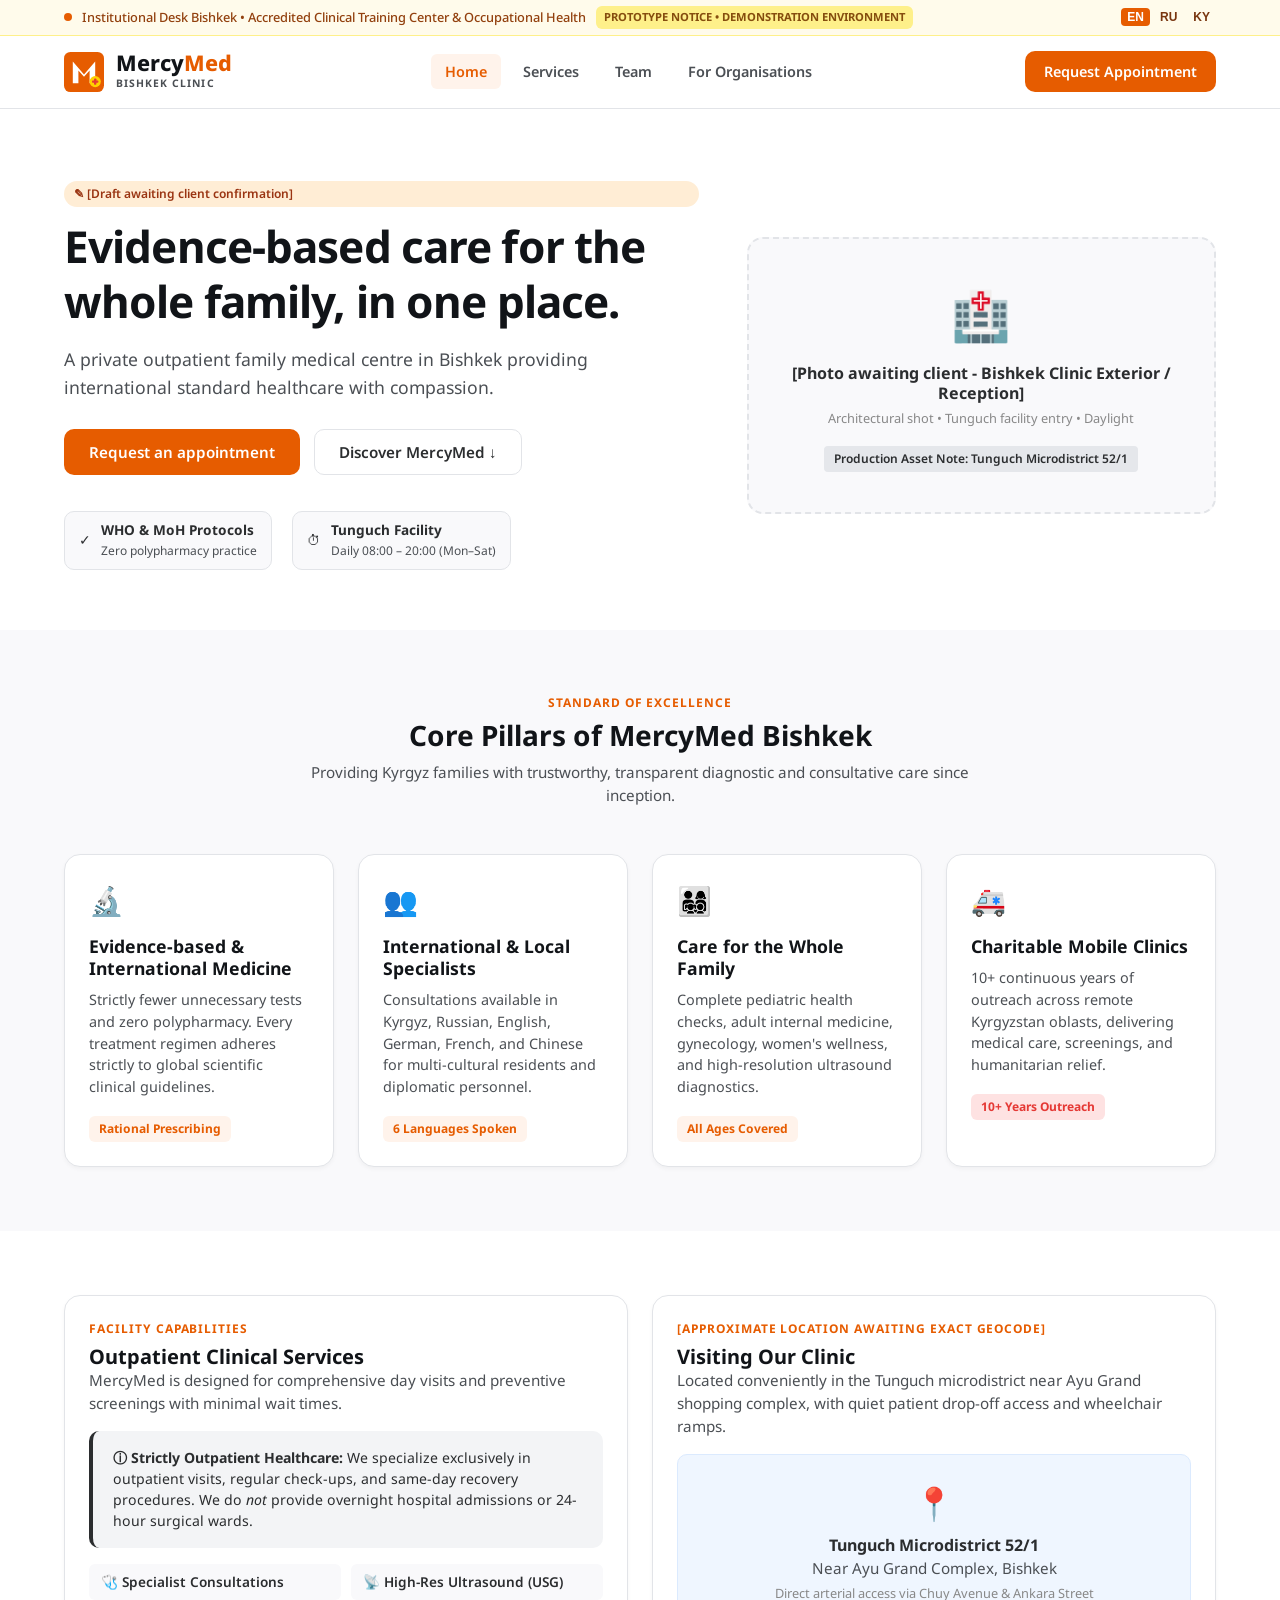
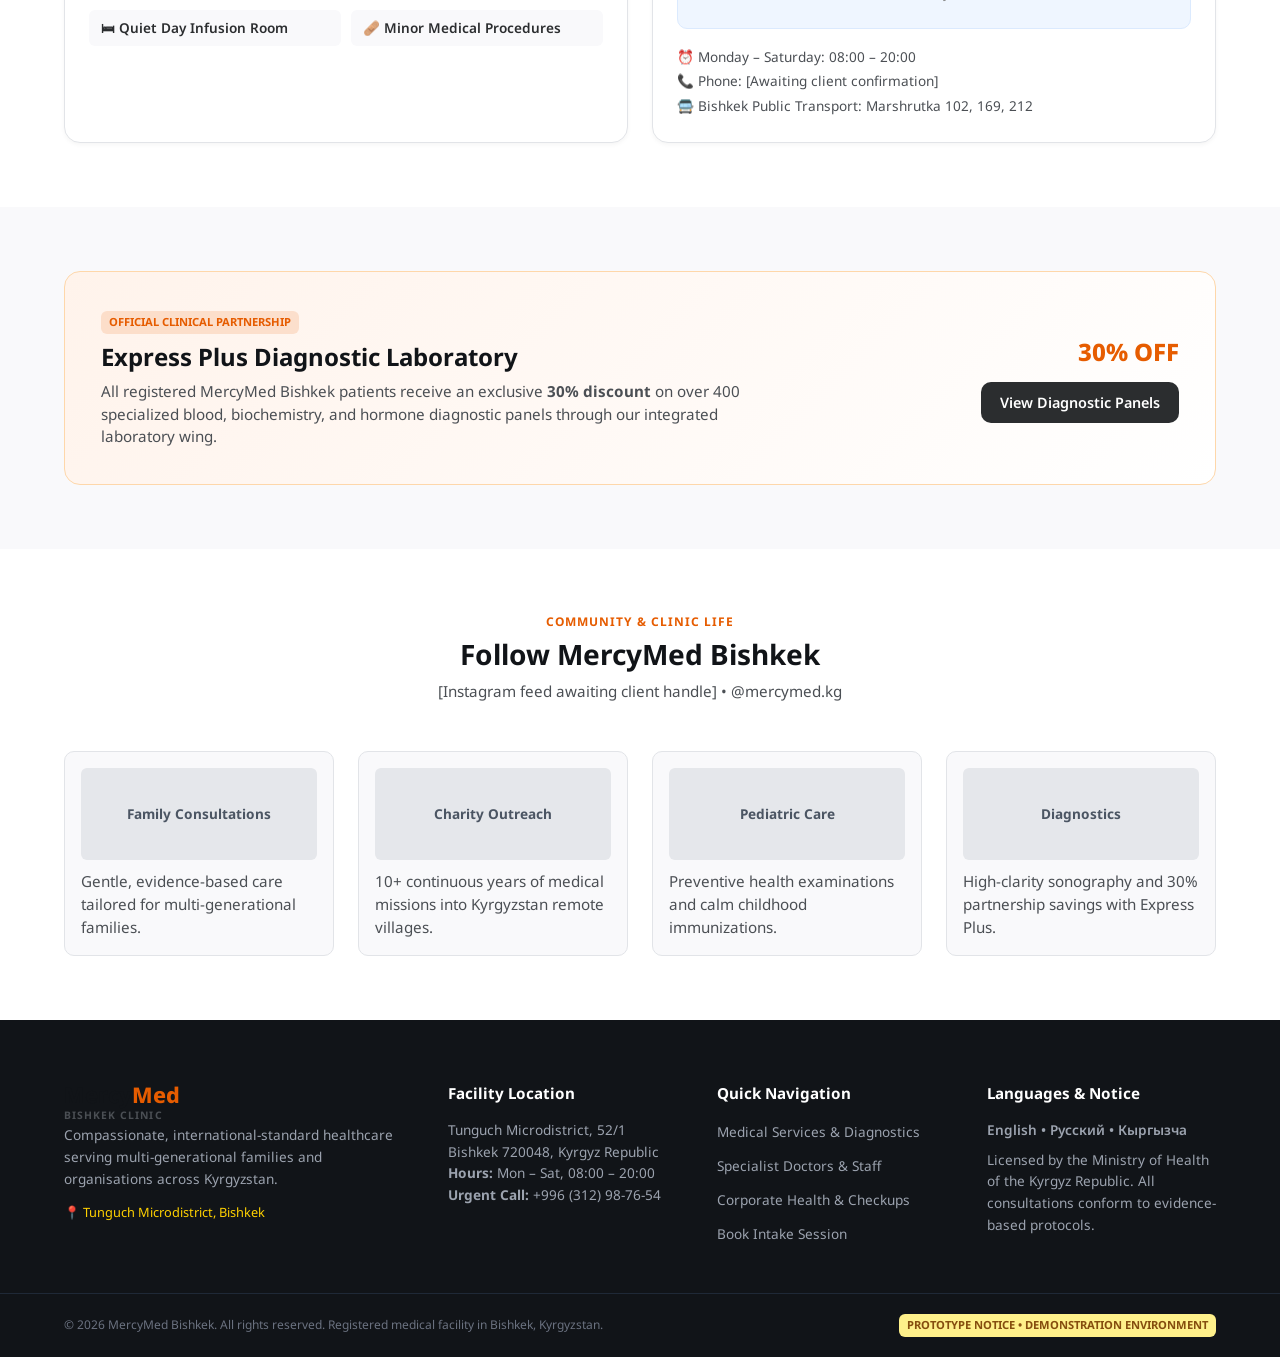
<file: hw6/index.html>
<!DOCTYPE html>
<html lang="en">
<head>
  <meta charset="UTF-8" />
  <meta name="viewport" content="width=device-width, initial-scale=1.0" />
  <title>MercyMed Bishkek Clinic — Evidence-based Family Medicine</title>
  
  <!-- Noto Sans with extended Cyrillic (for Kyrgyz ү, ө, ң) -->
  <link rel="preconnect" href="https://fonts.googleapis.com" />
  <link rel="preconnect" href="https://fonts.gstatic.com" crossorigin />
  <link href="https://fonts.googleapis.com/css2?family=Noto+Sans:wght@300;400;500;600;700;800&display=swap" rel="stylesheet" />
  
  <link rel="stylesheet" href="styles.css" />
</head>
<body>

  <!-- Top Notification & Language Bar -->
  <div class="top-banner">
    <div class="container banner-inner">
      <div class="banner-status">
        <span class="pulse-dot"></span>
        <span>Institutional Desk Bishkek • Accredited Clinical Training Center &amp; Occupational Health</span>
        <span class="badge warning-badge">Prototype Notice • Demonstration Environment</span>
      </div>
      <div class="lang-switcher">
        <button class="lang-btn active" data-lang="en">EN</button>
        <button class="lang-btn" data-lang="ru">RU</button>
        <button class="lang-btn" data-lang="ky">KY</button>
      </div>
    </div>
  </div>

  <!-- Persistent Desktop Header -->
  <header class="site-header">
    <div class="container header-inner">
      <a href="#home" class="brand-logo" onclick="switchTab('home')">
        <svg class="logo-mark" viewBox="0 0 100 100" fill="none" xmlns="http://www.w3.org/2000/svg">
          <rect width="100" height="100" rx="16" fill="#E65C00"/>
          <path d="M22 78V24L50 56L78 24V78H64V46L50 62L36 46V78H22Z" fill="white"/>
          <circle cx="78" cy="74" r="14" fill="#FFD100"/>
          <rect x="75" y="66" width="6" height="16" rx="2" fill="#E53935"/>
          <rect x="70" y="71" width="16" height="6" rx="2" fill="#E53935"/>
        </svg>
        <div class="brand-text">
          <span class="brand-name">Mercy<span class="brand-accent">Med</span></span>
          <span class="brand-subtitle">Bishkek Clinic</span>
        </div>
      </a>

      <!-- Primary Navigation -->
      <nav class="main-nav">
        <button class="nav-link active" onclick="switchTab('home')">Home</button>
        <button class="nav-link" onclick="switchTab('services')">Services</button>
        <button class="nav-link" onclick="switchTab('team')">Team</button>
        <button class="nav-link" onclick="switchTab('organisations')">For Organisations</button>
      </nav>

      <div class="header-actions">
        <button class="btn btn-primary" onclick="openAppointmentModal()">Request Appointment</button>
      </div>
    </div>
  </header>

  <!-- ======================================================== -->
  <!-- PAGE 1: HOME (PRD R1) -->
  <!-- ======================================================== -->
  <main id="view-home" class="page-view active">
    <!-- Hero Section -->
    <section class="hero-section">
      <div class="container hero-grid">
        <div class="hero-copy">
          <div class="inline-badge draft-badge">
            <span class="icon">✎</span> [Draft awaiting client confirmation]
          </div>
          <h1 class="hero-title">Evidence-based care for the whole family, in one place.</h1>
          <p class="hero-desc">
            A private outpatient family medical centre in Bishkek providing international standard healthcare with compassion.
          </p>
          <div class="hero-cta-group">
            <button class="btn btn-primary btn-large" onclick="openAppointmentModal()">Request an appointment</button>
            <button class="btn btn-outline btn-large" onclick="switchTab('services')">Discover MercyMed ↓</button>
          </div>
          <div class="trust-pills">
            <div class="trust-pill">
              <span class="check">✓</span>
              <div>
                <strong>WHO &amp; MoH Protocols</strong>
                <small>Zero polypharmacy practice</small>
              </div>
            </div>
            <div class="trust-pill">
              <span class="clock">⏱</span>
              <div>
                <strong>Tunguch Facility</strong>
                <small>Daily 08:00 – 20:00 (Mon–Sat)</small>
              </div>
            </div>
          </div>
        </div>

        <div class="hero-media">
          <div class="media-placeholder-card">
            <div class="placeholder-icon">🏥</div>
            <h4>[Photo awaiting client - Bishkek Clinic Exterior / Reception]</h4>
            <p class="meta">Architectural shot • Tunguch facility entry • Daylight</p>
            <div class="asset-tag">Production Asset Note: Tunguch Microdistrict 52/1</div>
          </div>
        </div>
      </div>
    </section>

    <!-- Core Pillars Grid -->
    <section class="section bg-light">
      <div class="container">
        <div class="section-header">
          <span class="subheading">Standard of Excellence</span>
          <h2>Core Pillars of MercyMed Bishkek</h2>
          <p>Providing Kyrgyz families with trustworthy, transparent diagnostic and consultative care since inception.</p>
        </div>

        <div class="grid grid-4">
          <div class="card pillar-card">
            <div class="card-icon">🔬</div>
            <h3>Evidence-based &amp; International Medicine</h3>
            <p>Strictly fewer unnecessary tests and zero polypharmacy. Every treatment regimen adheres strictly to global scientific clinical guidelines.</p>
            <span class="tag">Rational Prescribing</span>
          </div>
          <div class="card pillar-card">
            <div class="card-icon">👥</div>
            <h3>International &amp; Local Specialists</h3>
            <p>Consultations available in Kyrgyz, Russian, English, German, French, and Chinese for multi-cultural residents and diplomatic personnel.</p>
            <span class="tag">6 Languages Spoken</span>
          </div>
          <div class="card pillar-card">
            <div class="card-icon">👨‍👩‍👧‍👦</div>
            <h3>Care for the Whole Family</h3>
            <p>Complete pediatric health checks, adult internal medicine, gynecology, women's wellness, and high-resolution ultrasound diagnostics.</p>
            <span class="tag">All Ages Covered</span>
          </div>
          <div class="card pillar-card">
            <div class="card-icon">🚑</div>
            <h3>Charitable Mobile Clinics</h3>
            <p>10+ continuous years of outreach across remote Kyrgyzstan oblasts, delivering medical care, screenings, and humanitarian relief.</p>
            <span class="tag highlight-tag">10+ Years Outreach</span>
          </div>
        </div>
      </div>
    </section>

    <!-- Outpatient Scope & Location -->
    <section class="section">
      <div class="container grid grid-2">
        <div class="card info-box">
          <span class="subheading">Facility Capabilities</span>
          <h3>Outpatient Clinical Services</h3>
          <p>MercyMed is designed for comprehensive day visits and preventive screenings with minimal wait times.</p>
          
          <div class="alert-box neutral-alert">
            <strong>ⓘ Strictly Outpatient Healthcare:</strong>
            We specialize exclusively in outpatient visits, regular check-ups, and same-day recovery procedures. We do <em>not</em> provide overnight hospital admissions or 24-hour surgical wards.
          </div>

          <div class="spec-grid">
            <div class="spec-item">🩺 Specialist Consultations</div>
            <div class="spec-item">📡 High-Res Ultrasound (USG)</div>
            <div class="spec-item">🛏 Quiet Day Infusion Room</div>
            <div class="spec-item">🩹 Minor Medical Procedures</div>
          </div>
        </div>

        <div class="card info-box">
          <span class="subheading">[Approximate location awaiting exact geocode]</span>
          <h3>Visiting Our Clinic</h3>
          <p>Located conveniently in the Tunguch microdistrict near Ayu Grand shopping complex, with quiet patient drop-off access and wheelchair ramps.</p>
          <div class="map-placeholder">
            <div class="map-pin">📍</div>
            <strong>Tunguch Microdistrict 52/1</strong>
            <p>Near Ayu Grand Complex, Bishkek</p>
            <span class="meta">Direct arterial access via Chuy Avenue &amp; Ankara Street</span>
          </div>
          <ul class="meta-list">
            <li>⏰ Monday – Saturday: 08:00 – 20:00</li>
            <li>📞 Phone: [Awaiting client confirmation]</li>
            <li>🚍 Bishkek Public Transport: Marshrutka 102, 169, 212</li>
          </ul>
        </div>
      </div>
    </section>

    <!-- Express Plus Laboratory Banner -->
    <section class="section bg-light">
      <div class="container">
        <div class="promo-banner">
          <div class="promo-content">
            <span class="badge partner-badge">Official Clinical Partnership</span>
            <h3>Express Plus Diagnostic Laboratory</h3>
            <p>All registered MercyMed Bishkek patients receive an exclusive <strong>30% discount</strong> on over 400 specialized blood, biochemistry, and hormone diagnostic panels through our integrated laboratory wing.</p>
          </div>
          <div class="promo-action">
            <div class="discount-pill">30% OFF</div>
            <button class="btn btn-dark" onclick="switchTab('services')">View Diagnostic Panels</button>
          </div>
        </div>
      </div>
    </section>

    <!-- Instagram Placeholder (PRD Section 3 & 7) -->
    <section class="section">
      <div class="container">
        <div class="section-header">
          <span class="subheading">Community &amp; Clinic Life</span>
          <h2>Follow MercyMed Bishkek</h2>
          <p>[Instagram feed awaiting client handle] • @mercymed.kg</p>
        </div>
        <div class="grid grid-4 instagram-grid">
          <div class="insta-card">
            <div class="placeholder-box">Family Consultations</div>
            <p>Gentle, evidence-based care tailored for multi-generational families.</p>
          </div>
          <div class="insta-card">
            <div class="placeholder-box">Charity Outreach</div>
            <p>10+ continuous years of medical missions into Kyrgyzstan remote villages.</p>
          </div>
          <div class="insta-card">
            <div class="placeholder-box">Pediatric Care</div>
            <p>Preventive health examinations and calm childhood immunizations.</p>
          </div>
          <div class="insta-card">
            <div class="placeholder-box">Diagnostics</div>
            <p>High-clarity sonography and 30% partnership savings with Express Plus.</p>
          </div>
        </div>
      </div>
    </section>
  </main>

  <!-- ======================================================== -->
  <!-- PAGE 2: SERVICES (PRD R4) -->
  <!-- ======================================================== -->
  <main id="view-services" class="page-view">
    <section class="hero-section hero-compact">
      <div class="container">
        <span class="subheading">Clinical Care Index • Bishkek</span>
        <h1>Medical Services &amp; Consultations</h1>
        <p>Outpatient clinical services in Bishkek based on evidence-based medicine and international clinical guidelines. Multilingual care engineered for patient safety, multi-generational clarity, and dignified healing.</p>
      </div>
    </section>

    <section class="section">
      <div class="container">
        <div class="section-header">
          <span class="subheading">Primary &amp; Subspecialty Care</span>
          <h2>Consultation Specialties</h2>
          <p>Every appointment provides thorough physical examinations, digital prescription documentation, and detailed patient debriefings.</p>
        </div>

        <div class="grid grid-3">
          <div class="card service-card">
            <div class="card-badge">Infants &amp; Youth</div>
            <h3>Pediatrics</h3>
            <p>Holistic infant examinations, routine developmental milestones, early vaccination guidance, acute febrile illnesses, and gentle pediatric symptom management.</p>
            <ul class="checklist">
              <li>Newborn screening &amp; growth tracking</li>
              <li>Pediatric nutrition &amp; allergy consultation</li>
              <li>Non-intrusive diagnostic protocols</li>
            </ul>
          </div>
          <div class="card service-card">
            <div class="card-badge">All Age Groups</div>
            <h3>Family Medicine</h3>
            <p>Continuous, multi-generational medical care covering childhood through adulthood and geriatric health. Long-term health record management and coordinated triage.</p>
            <ul class="checklist">
              <li>Acute infections &amp; routine illnesses</li>
              <li>Chronic condition maintenance plans</li>
              <li>Preventative annual health evaluations</li>
            </ul>
          </div>
          <div class="card service-card">
            <div class="card-badge">Adult Chronic &amp; Resp</div>
            <h3>Internal Medicine &amp; Pulmonology</h3>
            <p>Advanced diagnostic investigations for persistent cough, asthma, bronchitis, post-infectious lung complications, hypertension, and complex adult multi-organ symptoms.</p>
            <ul class="checklist">
              <li>Digital spirometry &amp; respiratory checks</li>
              <li>Cardiovascular risk assessments</li>
              <li>Bishkek air pollution protective care</li>
            </ul>
          </div>
          <div class="card service-card">
            <div class="card-badge">Specialist Oversight</div>
            <h3>Pediatric Critical Care &amp; Oncology</h3>
            <p>Secondary clinical consultations, post-inpatient monitoring, complex case navigation, and expert second opinions for fragile pediatric patients requiring intensive clinical attention.</p>
            <ul class="checklist">
              <li>In-depth secondary case reviews</li>
              <li>Direct coordination with tertiary centers</li>
            </ul>
          </div>
          <div class="card service-card">
            <div class="card-badge">Women's Health</div>
            <h3>Gynecology &amp; Women's Health</h3>
            <p>Empathetic, confidential gynecological consultations, routine pap screenings, prenatal monitoring, hormonal regulation, and postpartum physiological support in a private setting.</p>
            <ul class="checklist">
              <li>Routine gynecological screenings</li>
              <li>Trimester-specific wellness checks</li>
            </ul>
          </div>
          <div class="card service-card">
            <div class="card-badge">Rehabilitation</div>
            <h3>Physical Therapy &amp; Rehab</h3>
            <p>Functional restoration, orthopedic post-surgery rehabilitation, posture correction for school-age youth, and targeted pain relief for musculoskeletal dysfunctions.</p>
            <ul class="checklist">
              <li>Biomechanical joint &amp; spine therapy</li>
              <li>Scoliosis &amp; developmental posture work</li>
            </ul>
          </div>
        </div>
      </div>
    </section>

    <!-- Preventive Check-Ups -->
    <section class="section bg-light">
      <div class="container">
        <div class="section-header">
          <span class="subheading">Early Detection &amp; Diagnostics</span>
          <h2>Preventive Check-ups &amp; Screenings</h2>
          <p>Preventive diagnostic packages engineered to intercept chronic illness early, benchmark growth curves, and verify physiological balance.</p>
        </div>

        <div class="grid grid-2">
          <div class="card screening-card">
            <div class="card-badge">WHO Growth Standards</div>
            <h4>Child Growth &amp; Development</h4>
            <p>Detailed biometric tracking against World Health Organization percentiles: height, head circumference, weight trajectory, neuromotor milestones, and spine alignment for toddlers and young pupils.</p>
          </div>
          <div class="card screening-card">
            <div class="card-badge">Sensory Assessment</div>
            <h4>Vision &amp; Hearing Audiometry Screening</h4>
            <p>Standardized pediatric visual acuity test panels, color-contrast recognition, and calibrated pure-tone audiometric evaluations to spot early school performance impairments.</p>
          </div>
          <div class="card screening-card">
            <div class="card-badge">12-Lead Electrocardiogram</div>
            <h4>Diagnostic Digital EKG (Thoracic Evaluation)</h4>
            <p>Immediate high-resolution digital resting 12-lead electrocardiography. Physician-interpreted analysis for palpitations, suspected arrhythmias, hypertension follow-ups, and athletic clearance.</p>
          </div>
          <div class="card screening-card">
            <div class="card-badge">Biochemical Panel</div>
            <h4>Anemia &amp; Diabetes Metabolic Screening</h4>
            <p>Targeted blood workup targeting common regional nutritional deficiencies: complete blood count (CBC), serum ferritin, iron saturation indices, HbA1c, and fasting glucose metrics.</p>
          </div>
        </div>
      </div>
    </section>

    <!-- Clinical Integrity & Price Notice -->
    <section class="section">
      <div class="container">
        <div class="alert-box warning-alert">
          <div class="alert-icon">⚠️</div>
          <div>
            <h4>Notice on Clinical Workflow &amp; Consultation Protocols</h4>
            <p><strong>"Additional procedures strictly follow doctor's consultation."</strong> To avoid over-investigation, unnecessary patient expenses, and inappropriate pharmaceutical exposure, all diagnostic tests, injections, and therapy referrals are administered exclusively following an initial direct physical physician evaluation.</p>
            <div class="pending-tag">● [Opening hours &amp; detailed service fees: awaiting client confirmation]</div>
          </div>
        </div>
      </div>
    </section>
  </main>

  <!-- ======================================================== -->
  <!-- PAGE 3: TEAM (PRD R3) -->
  <!-- ======================================================== -->
  <main id="view-team" class="page-view">
    <section class="hero-section hero-compact">
      <div class="container team-header-flex">
        <div>
          <span class="subheading">Bishkek Clinical Faculty</span>
          <h1>Our Medical Team &amp; Clinical Faculty</h1>
          <p>Experienced local and international doctors and specialists dedicated to holistic, evidence-based care in Bishkek.</p>
        </div>
        <div class="stats-badge">
          <span class="stats-num">12</span>
          <span>Specialists &amp; Staff<br><small>Kyrgyz • English • Russian</small></span>
        </div>
      </div>
    </section>

    <!-- Filter Buttons -->
    <section class="filter-bar">
      <div class="container filter-container">
        <button class="filter-btn active" data-filter="all">All Members (12)</button>
        <button class="filter-btn" data-filter="pediatrics">Pediatrics (5)</button>
        <button class="filter-btn" data-filter="adult">Adult &amp; Family Care (4)</button>
        <button class="filter-btn" data-filter="diagnostics">Diagnostics &amp; Support (3)</button>
      </div>
    </section>

    <!-- Team Grid (All 10 confirmed + 2 staff) -->
    <section class="section">
      <div class="container grid grid-4" id="team-grid">
        
        <!-- Member 1 -->
        <div class="card doctor-card" data-category="adult">
          <div class="doctor-badge leader-badge">Leadership</div>
          <div class="doctor-avatar">[PHOTO AWAITING CLIENT]</div>
          <span class="specialty-label">Director / Certified Doula</span>
          <h4>Mahabat Alieva</h4>
          <p class="bio">Overseeing clinic operations and birth preparation courses. Dedicated to empowering mothers through compassionate guidance and evidence-based perinatal care.</p>
          <div class="doc-meta">
            <span class="lang-tag">Kyrgyz</span>
            <span class="lang-tag">Russian</span>
          </div>
        </div>

        <!-- Member 2 -->
        <div class="card doctor-card" data-category="pediatrics">
          <div class="doctor-badge chief-badge">Chief Doctor</div>
          <div class="doctor-avatar">[PHOTO AWAITING CLIENT]</div>
          <span class="specialty-label">Pediatrics</span>
          <h4>Dr. Jonathan Williams</h4>
          <p class="bio">Leading the clinical faculty with extensive international pediatric experience. Specializes in preventive childhood development and acute outpatient treatment.</p>
          <div class="doc-meta">
            <span class="lang-tag">English</span>
            <span class="lang-tag">Russian</span>
          </div>
        </div>

        <!-- Member 3 -->
        <div class="card doctor-card" data-category="pediatrics adult">
          <div class="doctor-avatar">[PHOTO AWAITING CLIENT]</div>
          <span class="specialty-label">Pediatrics / Family</span>
          <h4>Dr. Irina Pak</h4>
          <p class="bio">Delivers comprehensive family care and modern diagnostic protocols for all ages. Focuses on preventative screenings and continuous multi-generational health tracking.</p>
          <div class="doc-meta">
            <span class="lang-tag">Russian</span>
            <span class="lang-tag">Kyrgyz</span>
          </div>
        </div>

        <!-- Member 4 -->
        <div class="card doctor-card" data-category="adult">
          <div class="doctor-avatar">[PHOTO AWAITING CLIENT]</div>
          <span class="specialty-label">Internal Medicine / Pulmonology</span>
          <h4>Dr. Nasyikat Dononbaeva</h4>
          <p class="bio">Specialized in adult internal health, respiratory conditions, and chronic disease management. Employs modern clinical diagnostics for persistent pulmonary conditions.</p>
          <div class="doc-meta">
            <span class="lang-tag">Kyrgyz</span>
            <span class="lang-tag">Russian</span>
          </div>
        </div>

        <!-- Member 5 -->
        <div class="card doctor-card" data-category="pediatrics">
          <div class="doctor-avatar">[PHOTO AWAITING CLIENT]</div>
          <span class="specialty-label">Pediatric Intensivist</span>
          <h4>Dr. Nabat Gasimova</h4>
          <p class="bio">Provides high-level pediatric clinical evaluations and acute intensive medical care. Trained to manage urgent pediatric conditions with deep empathy and surgical accuracy.</p>
          <div class="doc-meta">
            <span class="lang-tag">Russian</span>
            <span class="lang-tag">English</span>
          </div>
        </div>

        <!-- Member 6 -->
        <div class="card doctor-card" data-category="pediatrics">
          <div class="doctor-avatar">[PHOTO AWAITING CLIENT]</div>
          <span class="specialty-label">Pediatrics</span>
          <h4>Dr. Nancy Yau</h4>
          <p class="bio">Committed to family-centered pediatric care and routine developmental milestone checks. Guides parents with evidence-based pediatric wellness protocols.</p>
          <div class="doc-meta">
            <span class="lang-tag">English</span>
            <span class="lang-tag">Russian</span>
          </div>
        </div>

        <!-- Member 7 -->
        <div class="card doctor-card" data-category="pediatrics">
          <div class="doctor-avatar">[PHOTO AWAITING CLIENT]</div>
          <span class="specialty-label">Pediatrics / Oncology</span>
          <h4>Dr. Lukas Meyer-Landholt</h4>
          <p class="bio">International pediatric specialist passionate about holistic community health initiatives and mobile clinical outreach. Brings rigorous European clinical training to Bishkek.</p>
          <div class="doc-meta">
            <span class="lang-tag">German</span>
            <span class="lang-tag">English</span>
            <span class="lang-tag">Russian</span>
          </div>
        </div>

        <!-- Member 8 -->
        <div class="card doctor-card" data-category="adult">
          <div class="doctor-avatar">[PHOTO AWAITING CLIENT]</div>
          <span class="specialty-label">Physical Therapy</span>
          <h4>Madison Smith</h4>
          <p class="bio">Specializes in physical rehabilitation, movement therapy, and post-injury functional recovery. Designs customized restorative programs for pediatric and adult patients alike.</p>
          <div class="doc-meta">
            <span class="lang-tag">English</span>
            <span class="lang-tag">Russian</span>
          </div>
        </div>

        <!-- Member 9 -->
        <div class="card doctor-card" data-category="adult">
          <div class="doctor-avatar">[PHOTO AWAITING CLIENT]</div>
          <span class="specialty-label">Gynecology</span>
          <h4>Dr. Simbat Sadyrbaeva</h4>
          <p class="bio">Provides comprehensive women's health consultations, preventive screenings, and prenatal care. Dedicated to creating an open, secure environment for every patient.</p>
          <div class="doc-meta">
            <span class="lang-tag">Kyrgyz</span>
            <span class="lang-tag">Russian</span>
          </div>
        </div>

        <!-- Member 10 -->
        <div class="card doctor-card" data-category="diagnostics">
          <div class="doctor-avatar">[PHOTO AWAITING CLIENT]</div>
          <span class="specialty-label">Ultrasound Diagnostics</span>
          <h4>Dr. Nargiza Islamova</h4>
          <p class="bio">Conducts high-resolution ultrasound imaging across abdominal, pelvic, and pediatric exams. Ensures meticulous diagnostic clarity with rapid reporting for doctors.</p>
          <div class="doc-meta">
            <span class="lang-tag">Kyrgyz</span>
            <span class="lang-tag">Russian</span>
          </div>
        </div>

        <!-- Non-doctor staff 1 -->
        <div class="card doctor-card" data-category="diagnostics">
          <div class="doctor-badge pending-badge">Profile Pending</div>
          <div class="doctor-avatar">[PHOTO AWAITING CLIENT]</div>
          <span class="specialty-label">Clinical Nursing &amp; Media</span>
          <h4>[Staff Nurse &amp; Media Specialist]</h4>
          <p class="bio">Delivers dedicated clinical nursing care alongside patient education video production. Focuses on producing accessible public health materials in Russian and Kyrgyz.</p>
          <div class="doc-meta">
            <span class="lang-tag">Kyrgyz</span>
            <span class="lang-tag">Russian</span>
          </div>
        </div>

        <!-- Non-doctor staff 2 -->
        <div class="card doctor-card" data-category="diagnostics">
          <div class="doctor-badge pending-badge">Profile Pending</div>
          <div class="doctor-avatar">[PHOTO AWAITING CLIENT]</div>
          <span class="specialty-label">Clinic Administration</span>
          <h4>[Receptionist &amp; Administrator]</h4>
          <p class="bio">Oversees patient intake, multilingual scheduling, and front-desk clinic navigation. Dedicated to creating an orderly, welcoming reception for every family arriving at MercyMed.</p>
          <div class="doc-meta">
            <span class="lang-tag">Kyrgyz</span>
            <span class="lang-tag">Russian</span>
          </div>
        </div>

      </div>
    </section>
  </main>

  <!-- ======================================================== -->
  <!-- PAGE 4: FOR ORGANISATIONS (PRD R6) -->
  <!-- ======================================================== -->
  <main id="view-organisations" class="page-view">
    <section class="hero-section hero-compact">
      <div class="container hero-split">
        <div>
          <span class="subheading">B2B &amp; Academic Cooperation Desk</span>
          <h1>Healthcare Partnerships for Organisations</h1>
          <p>Corporate annual check-ups, educational partnerships for medical students, and dedicated staff health programs designed for the diplomatic, NGO, academic, and business community of Bishkek.</p>
        </div>
        <div class="liaison-card">
          <span class="liaison-label">Institutional Liaison Desk</span>
          <div class="liaison-phone">+996 (312) 98-76-55</div>
          <div class="liaison-email">direct-liaison@mercymed.kg</div>
        </div>
      </div>
    </section>

    <!-- Two Tracks -->
    <section class="section">
      <div class="container grid grid-2">
        <!-- Track A -->
        <div class="card track-card">
          <span class="track-code">Track A • Corporate Health</span>
          <h3>Corporate &amp; Institutional Health</h3>
          <p>Structured occupational medicine conforming to both Kyrgyz labor sanitary mandates and rigorous international standards. Designed to minimize workforce downtime and ensure preventive wellness.</p>
          <ul class="track-list">
            <li>
              <strong>Annual Staff Health Check-ups:</strong>
              Preventive cardiovascular, metabolic, ophthalmic, and pulmonary assessments conducted on-site or at our Tunguch facility.
            </li>
            <li>
              <strong>Embassy &amp; Expat Staff Packages:</strong>
              Western-aligned protocol consultations, trilingual medical documentation (EN/RU/KY), and direct coordination for international insurance claims.
            </li>
            <li>
              <strong>International School Health Screenings:</strong>
              Pediatric physicals, developmental screenings, sports safety clearances, immunization status checks, and school nurse supervisory support.
            </li>
          </ul>
        </div>

        <!-- Track B -->
        <div class="card track-card">
          <span class="track-code">Track B • Medical Education</span>
          <h3>Medical Education &amp; Training</h3>
          <p>Cultivating the next generation of healthcare leaders in Central Asia through evidence-based mentorship, hands-on clinical electives, and structured international curriculum workshops.</p>
          <ul class="track-list">
            <li>
              <strong>Training for Doctors &amp; Medical Students:</strong>
              Direct shadowing alongside senior bilingual consultants, outpatient diagnostic rounds, and point-of-care ultrasound training.
            </li>
            <li>
              <strong>Continuous Clinical Seminars &amp; Grand Rounds:</strong>
              Bi-weekly multidisciplinary case presentations reviewing complex cardiovascular, pediatric, and endocrinological patient trajectories.
            </li>
            <li>
              <strong>Residency Clinical Electives:</strong>
              4-to-12 week structured rotations for international and Kyrgyz medical university residents in outpatient internal medicine and pediatrics.
            </li>
          </ul>
        </div>
      </div>
    </section>

    <!-- Intake Form -->
    <section class="section bg-light">
      <div class="container max-w-lg">
        <div class="card form-card">
          <div class="section-header text-left">
            <span class="subheading">Direct Response Commitment</span>
            <h2>Initiate Institutional Cooperation</h2>
            <p>Submit your initial requirements to connect directly with our Head of Medical Partnerships. We provide tailored cost proposals, check-up schedules, and syllabus alignments within 24 hours.</p>
          </div>

          <form id="org-form" onsubmit="handleOrgSubmit(event)">
            <div class="form-row">
              <div class="form-group">
                <label>Organization / Entity Name *</label>
                <input type="text" required placeholder="e.g. British Council, OSCE, AUCA" />
              </div>
              <div class="form-group">
                <label>Contact Person Name &amp; Title *</label>
                <input type="text" required placeholder="e.g. Elena Kim, HR Director" />
              </div>
            </div>
            <div class="form-row">
              <div class="form-group">
                <label>Official Email *</label>
                <input type="email" required placeholder="liaison@organization.kg" />
              </div>
              <div class="form-group">
                <label>Phone / WhatsApp *</label>
                <input type="tel" required placeholder="+996 (___) __-__-__" />
              </div>
            </div>
            <div class="form-group">
              <label>Primary Type of Cooperation *</label>
              <select required>
                <option value="">Select Track or Service Package</option>
                <option value="corporate">Corporate Staff Annual Check-up</option>
                <option value="embassy">Diplomatic Mission / Expat Care</option>
                <option value="school">School Student &amp; Staff Screening</option>
                <option value="education">Medical Student Shadowing / Training</option>
              </select>
            </div>
            <div class="form-group">
              <label>Specific Requirements or Objectives</label>
              <textarea rows="3" placeholder="Outline scheduling preferences, on-site vs. clinic attendance, or specific clinical syllabi..."></textarea>
            </div>
            <button type="submit" class="btn btn-primary btn-full">Submit Partnership Intake</button>
          </form>

          <div id="org-success" class="alert-box success-alert hidden">
            <strong>✓ Prototype Intake Logged:</strong> Your cooperation inquiry has been simulated for demonstration. No external data was transmitted.
          </div>
        </div>
      </div>
    </section>
  </main>

  <!-- Persistent Desktop Footer -->
  <footer class="site-footer">
    <div class="container footer-grid">
      <div class="footer-col brand-col">
        <div class="brand-text">
          <span class="brand-name">Mercy<span class="brand-accent">Med</span></span>
          <span class="brand-subtitle">Bishkek Clinic</span>
        </div>
        <p>Compassionate, international-standard healthcare serving multi-generational families and organisations across Kyrgyzstan.</p>
        <span class="location-badge">📍 Tunguch Microdistrict, Bishkek</span>
      </div>

      <div class="footer-col">
        <h4>Facility Location</h4>
        <p>Tunguch Microdistrict, 52/1<br>Bishkek 720048, Kyrgyz Republic</p>
        <p><strong>Hours:</strong> Mon – Sat, 08:00 – 20:00<br><strong>Urgent Call:</strong> +996 (312) 98-76-54</p>
      </div>

      <div class="footer-col">
        <h4>Quick Navigation</h4>
        <ul class="footer-links">
          <li><a href="#services" onclick="switchTab('services')">Medical Services &amp; Diagnostics</a></li>
          <li><a href="#team" onclick="switchTab('team')">Specialist Doctors &amp; Staff</a></li>
          <li><a href="#organisations" onclick="switchTab('organisations')">Corporate Health &amp; Checkups</a></li>
          <li><a href="#" onclick="openAppointmentModal()">Book Intake Session</a></li>
        </ul>
      </div>

      <div class="footer-col">
        <h4>Languages &amp; Notice</h4>
        <p class="lang-pills">English • Русский • Кыргызча</p>
        <p class="legal-notice">Licensed by the Ministry of Health of the Kyrgyz Republic. All consultations conform to evidence-based protocols.</p>
      </div>
    </div>

    <div class="footer-bottom">
      <div class="container bottom-flex">
        <span>© 2026 MercyMed Bishkek. All rights reserved. Registered medical facility in Bishkek, Kyrgyzstan.</span>
        <span class="badge warning-badge">Prototype Notice • Demonstration Environment</span>
      </div>
    </div>
  </footer>

  <!-- ======================================================== -->
  <!-- APPOINTMENT MODAL (PRD R2) -->
  <!-- ======================================================== -->
  <div id="appointment-modal" class="modal-backdrop hidden">
    <div class="modal-card">
      <div class="modal-header">
        <div>
          <span class="subheading">Direct Patient Intake</span>
          <h3>Request an Appointment</h3>
        </div>
        <button class="modal-close" onclick="closeAppointmentModal()">✕</button>
      </div>

      <div class="modal-body">
        <div class="alert-box warning-alert modal-alert">
          <strong>⚠️ Prototype Demonstration Only:</strong>
          <span>This is an interactive design demo. No real patient data is collected, stored, or transmitted to any server.</span>
        </div>

        <form id="appointment-form" onsubmit="handleAppointmentSubmit(event)">
          <div class="form-group">
            <label>Surname and Name <span class="required">*</span></label>
            <input type="text" id="app-name" required placeholder="e.g. Asan Usonov / John Doe" />
          </div>

          <div class="form-row">
            <div class="form-group">
              <label>Date of Birth <span class="required">*</span></label>
              <input type="text" id="app-dob" required placeholder="DD.MM.YYYY" />
            </div>
            <div class="form-group">
              <label>Phone Number <span class="required">*</span></label>
              <input type="tel" id="app-phone" required placeholder="+996 (___) __-__-__" />
            </div>
          </div>

          <div class="form-group">
            <label>Preferred Doctor / Consultation Type <span class="optional">(Optional)</span></label>
            <select id="app-doctor">
              <option value="General Adult Consultation">General Adult Consultation</option>
              <option value="General Pediatric Consultation">General Pediatric Consultation</option>
              <option value="Dr. Jonathan Williams (Chief Doctor / Pediatrics)">Dr. Jonathan Williams (Pediatrics)</option>
              <option value="Dr. Irina Pak (Pediatrics / Family)">Dr. Irina Pak (Pediatrics / Family)</option>
              <option value="Dr. Nasyikat Dononbaeva (Internal Medicine / Pulmonology)">Dr. Nasyikat Dononbaeva (Pulmonology)</option>
              <option value="Dr. Simbat Sadyrbaeva (Gynecology)">Dr. Simbat Sadyrbaeva (Gynecology)</option>
              <option value="Dr. Nargiza Islamova (Ultrasound Diagnostics)">Dr. Nargiza Islamova (Ultrasound)</option>
              <option value="Mahabat Alieva (Director / Certified Doula)">Mahabat Alieva (Doula Course)</option>
            </select>
          </div>

          <div class="form-group">
            <label>Preferred Language of Consultation</label>
            <div class="radio-pill-group">
              <label class="radio-pill"><input type="radio" name="app-lang" value="English" checked /> English</label>
              <label class="radio-pill"><input type="radio" name="app-lang" value="Русский" /> Русский</label>
              <label class="radio-pill"><input type="radio" name="app-lang" value="Кыргызча" /> Кыргызча</label>
              <label class="radio-pill"><input type="radio" name="app-lang" value="Deutsch" /> Deutsch</label>
            </div>
          </div>

          <button type="submit" class="btn btn-primary btn-full btn-large">Preview Appointment Request</button>
        </form>

        <!-- Simulated WhatsApp Preview (R2) -->
        <div id="dispatch-preview" class="dispatch-box hidden">
          <div class="dispatch-header">
            <span class="dispatch-title">💬 Simulated Coordinator WhatsApp Dispatch</span>
            <span class="badge success-badge">Live Mockup</span>
          </div>
          <div class="dispatch-message">
            <p><strong>To:</strong> MercyMed Triage Coordinator</p>
            <hr />
            <p class="wa-salute">Hello MercyMed Clinic!</p>
            <p>I would like to request an outpatient consultation.</p>
            <div class="wa-data">
              <div><strong>Name:</strong> <span id="wa-name">-</span></div>
              <div><strong>DOB:</strong> <span id="wa-dob">-</span></div>
              <div><strong>Phone:</strong> <span id="wa-phone">-</span></div>
              <div><strong>Consultation:</strong> <span id="wa-doctor">-</span></div>
              <div><strong>Language:</strong> <span id="wa-lang">-</span></div>
            </div>
          </div>
          <div class="dispatch-notice">
            ⛔ PROTOTYPE: NOTHING WAS SENT. NO REAL DATA TRANSMITTED.
          </div>
        </div>
      </div>
    </div>
  </div>

  <script src="app.js"></script>
</body>
</html>
</file>
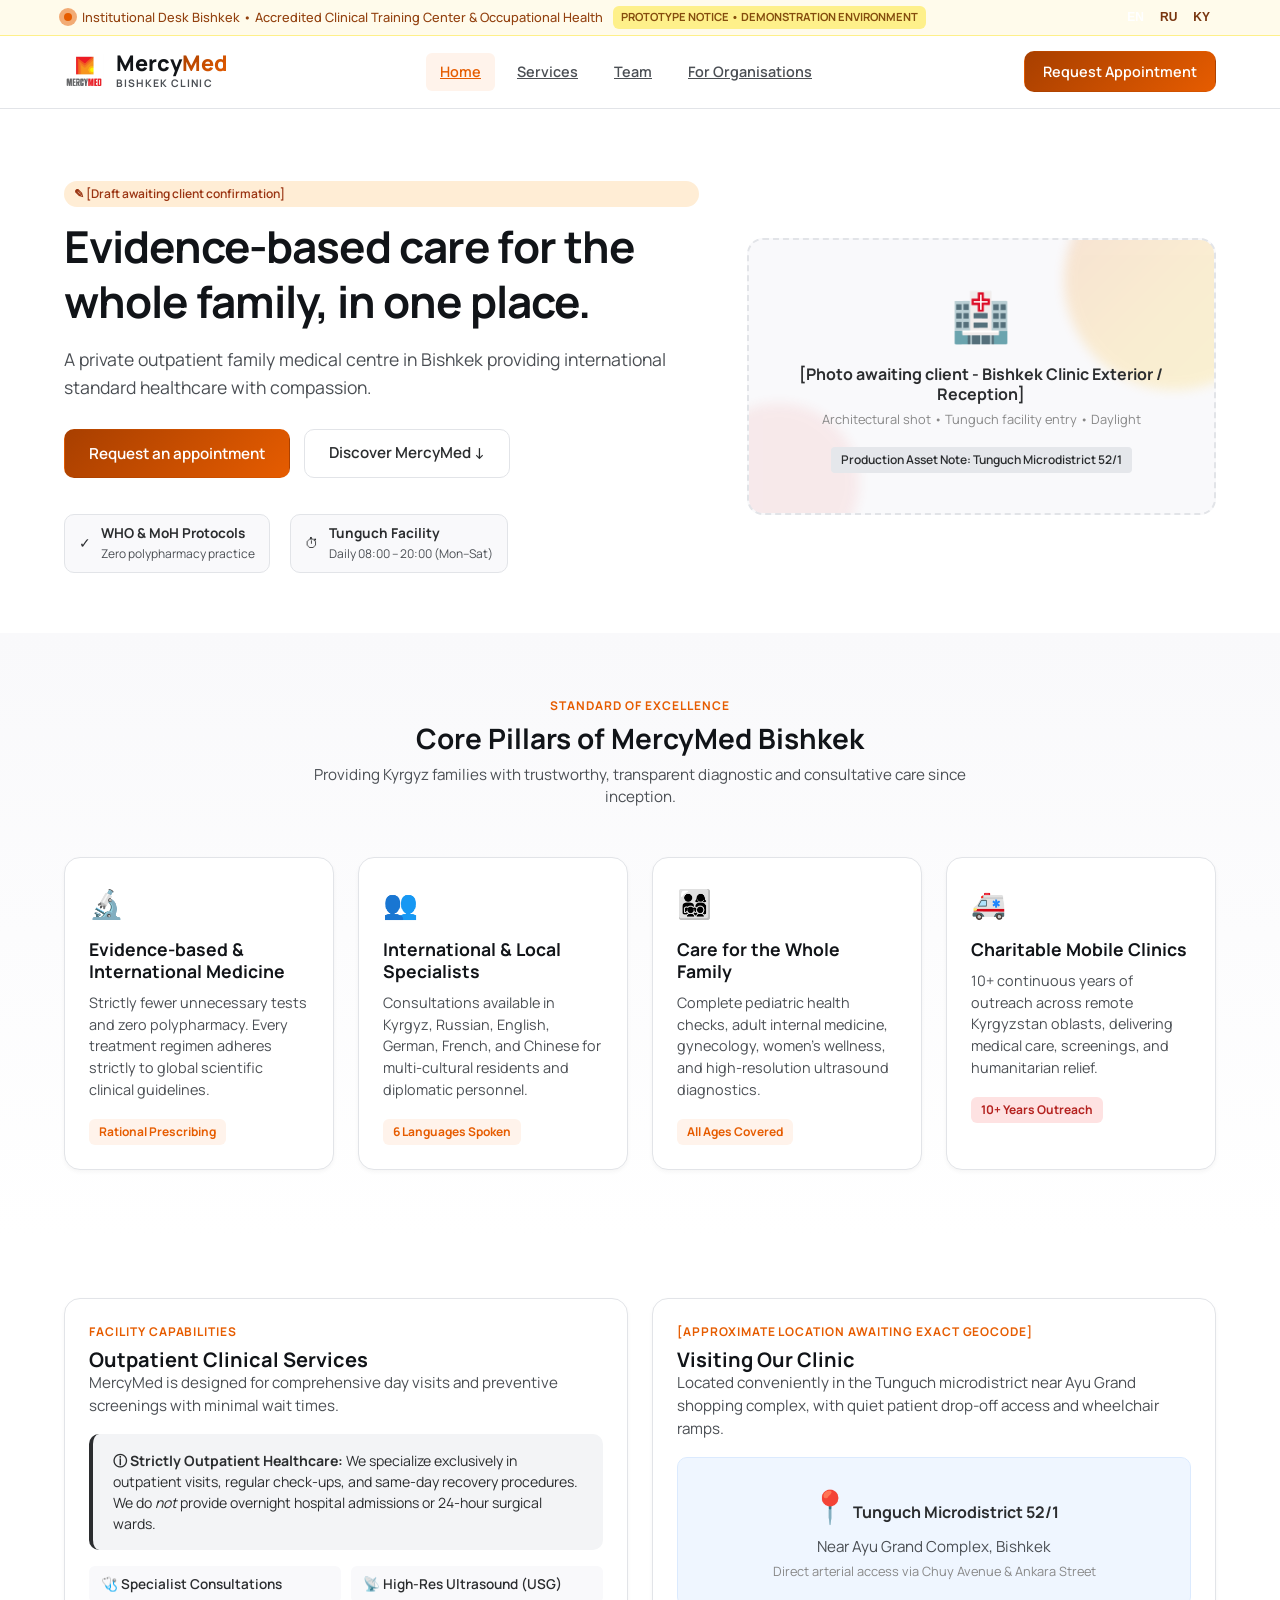
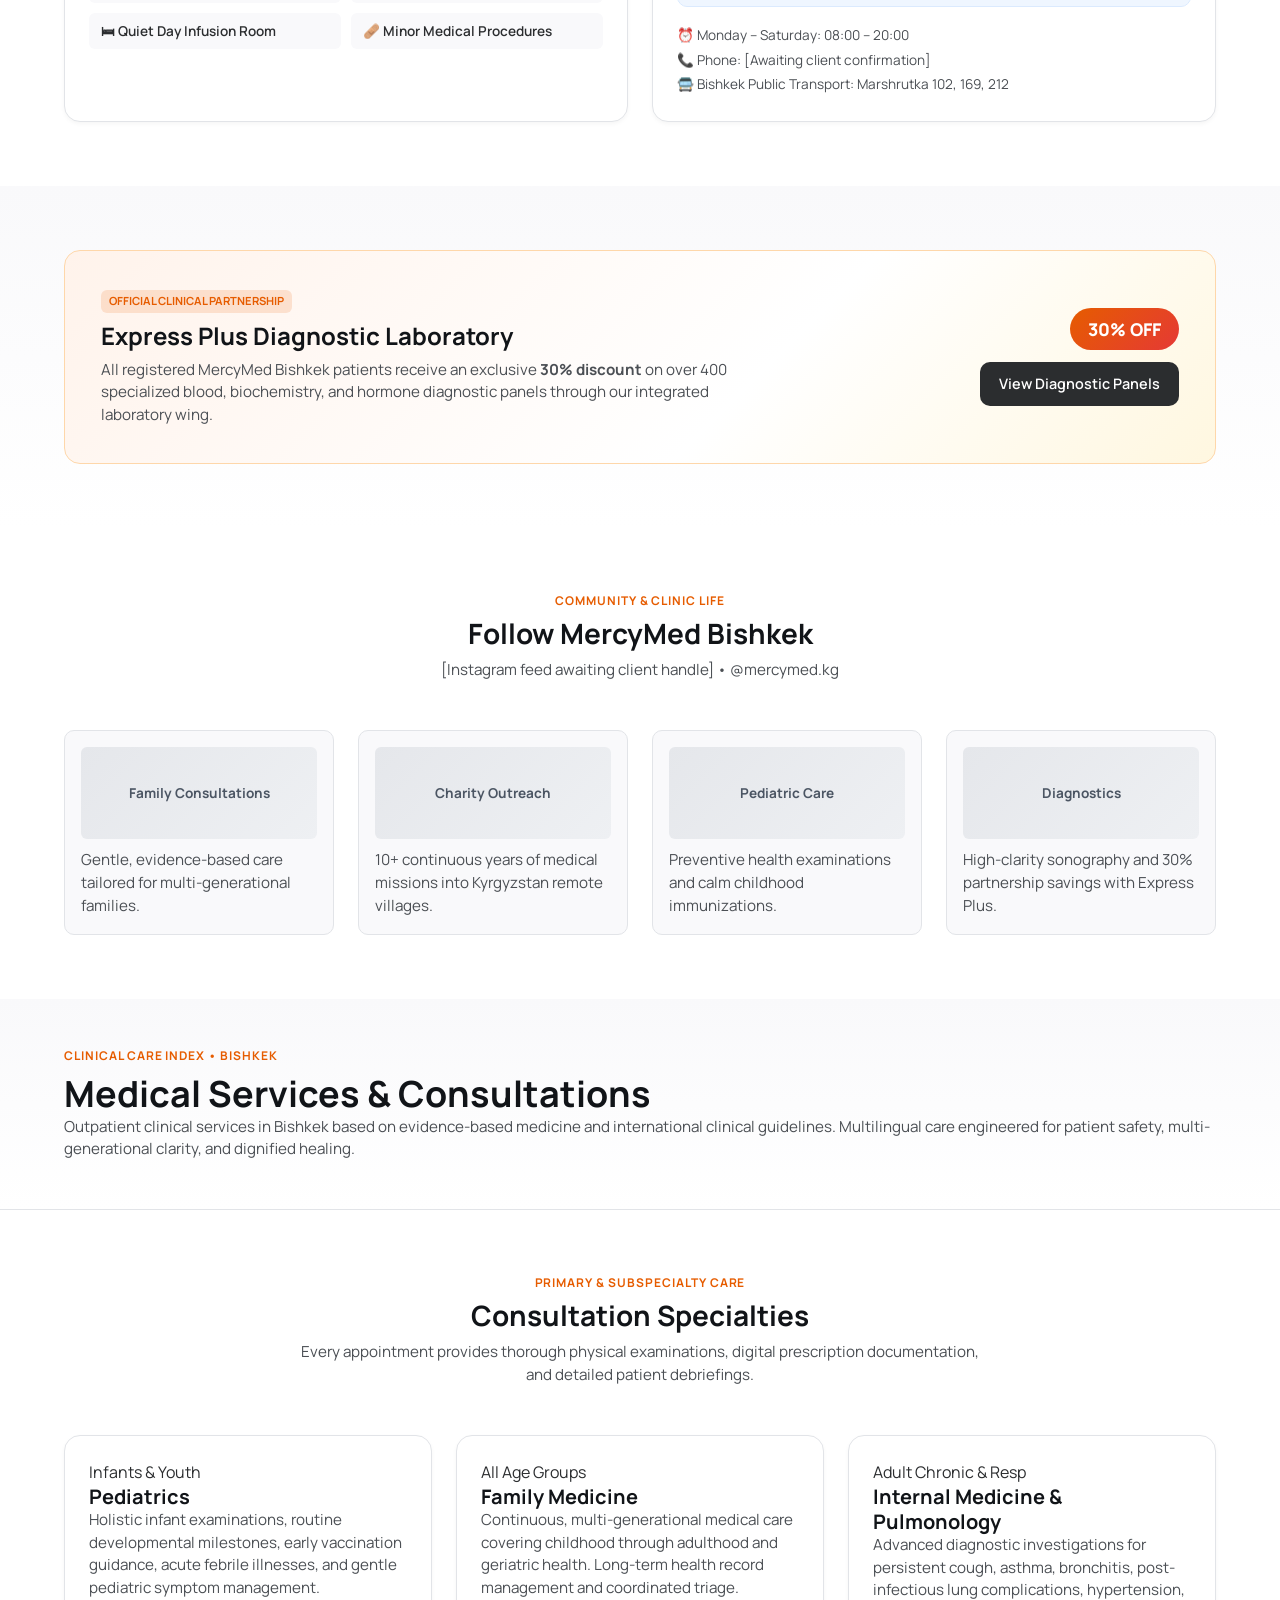
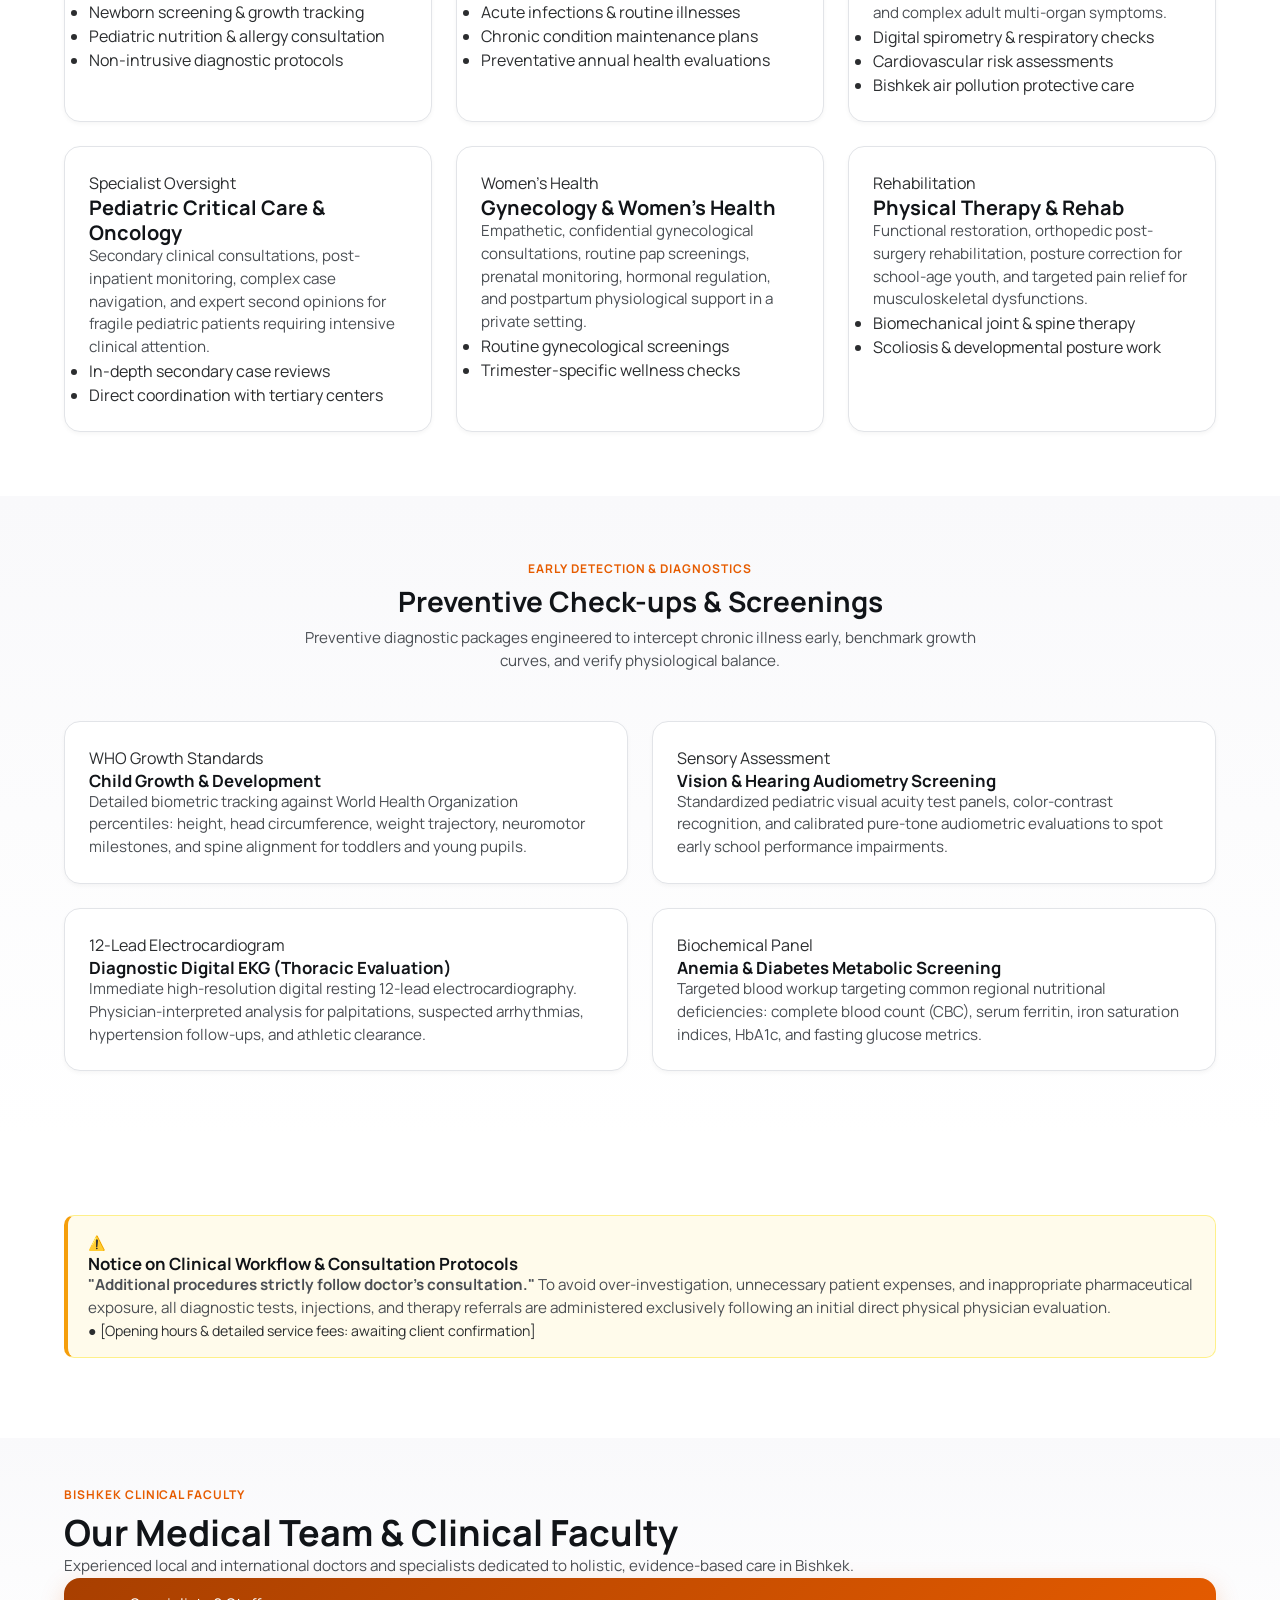
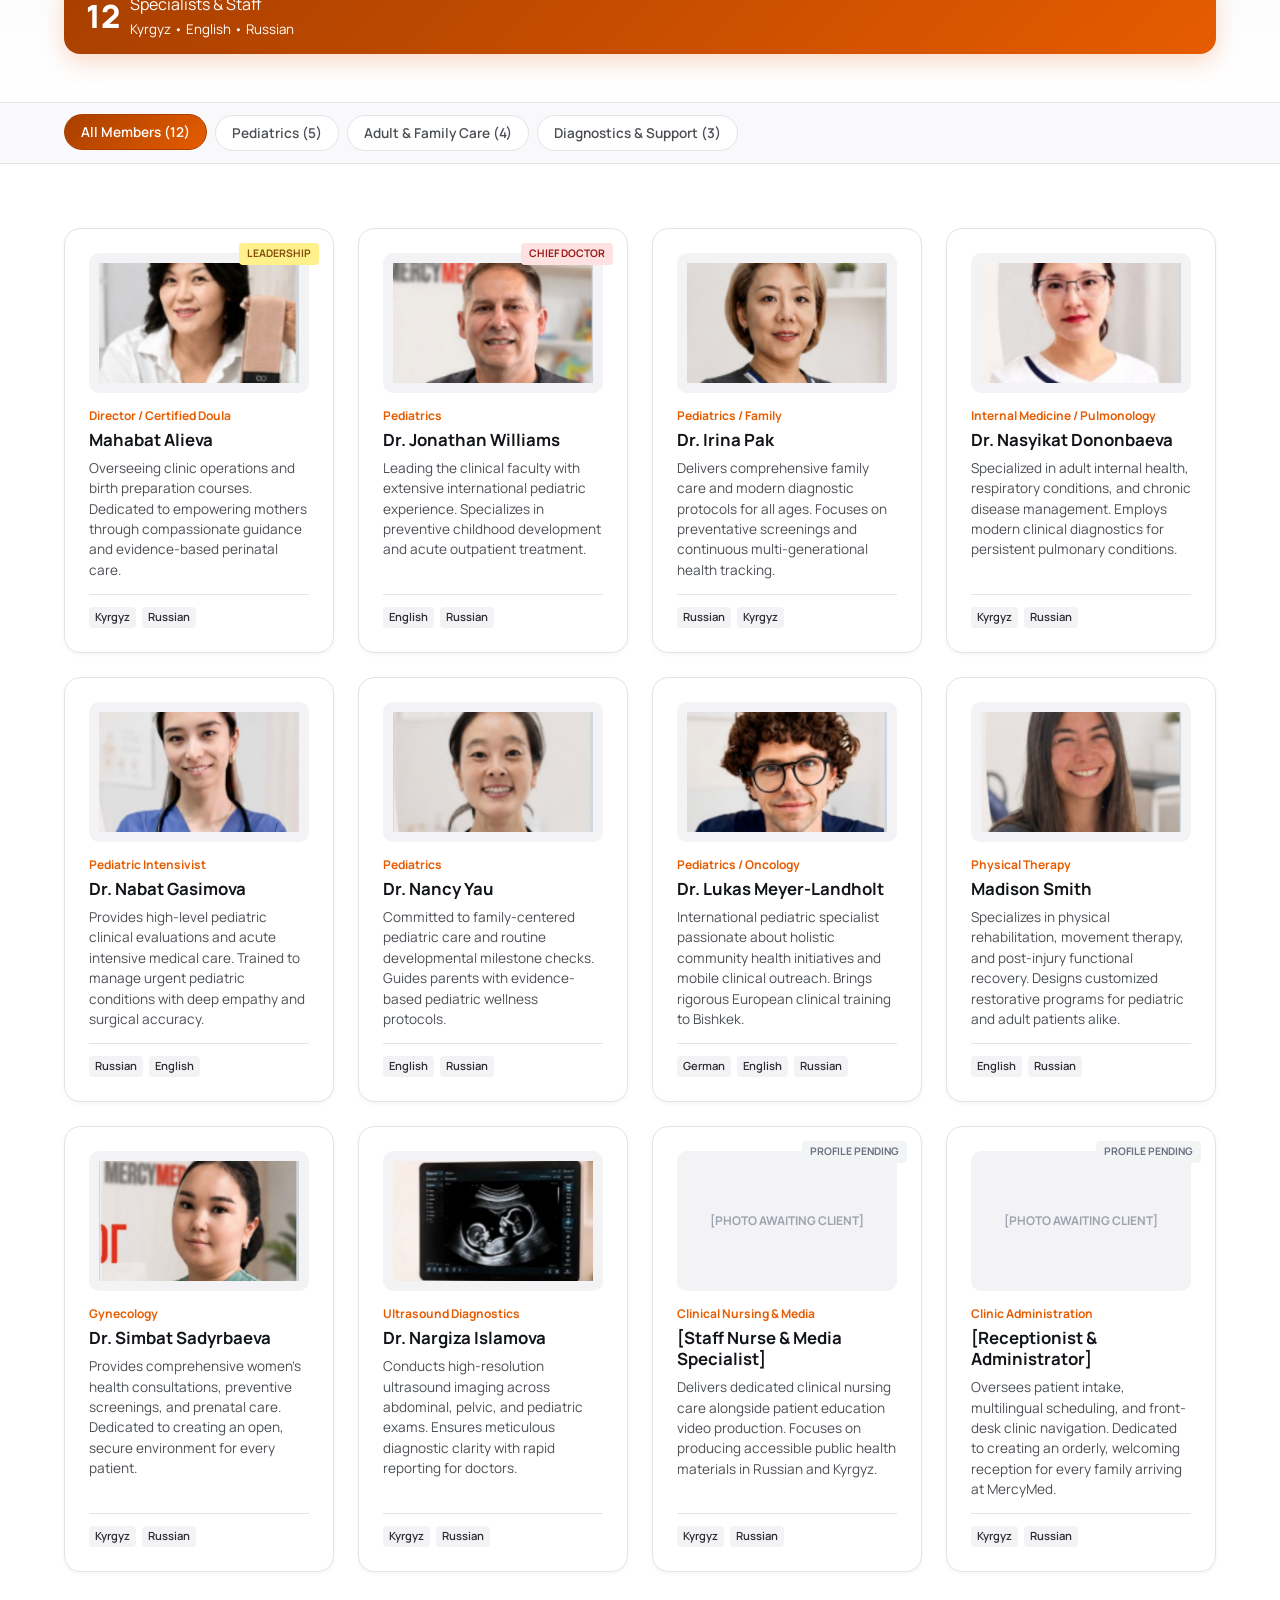
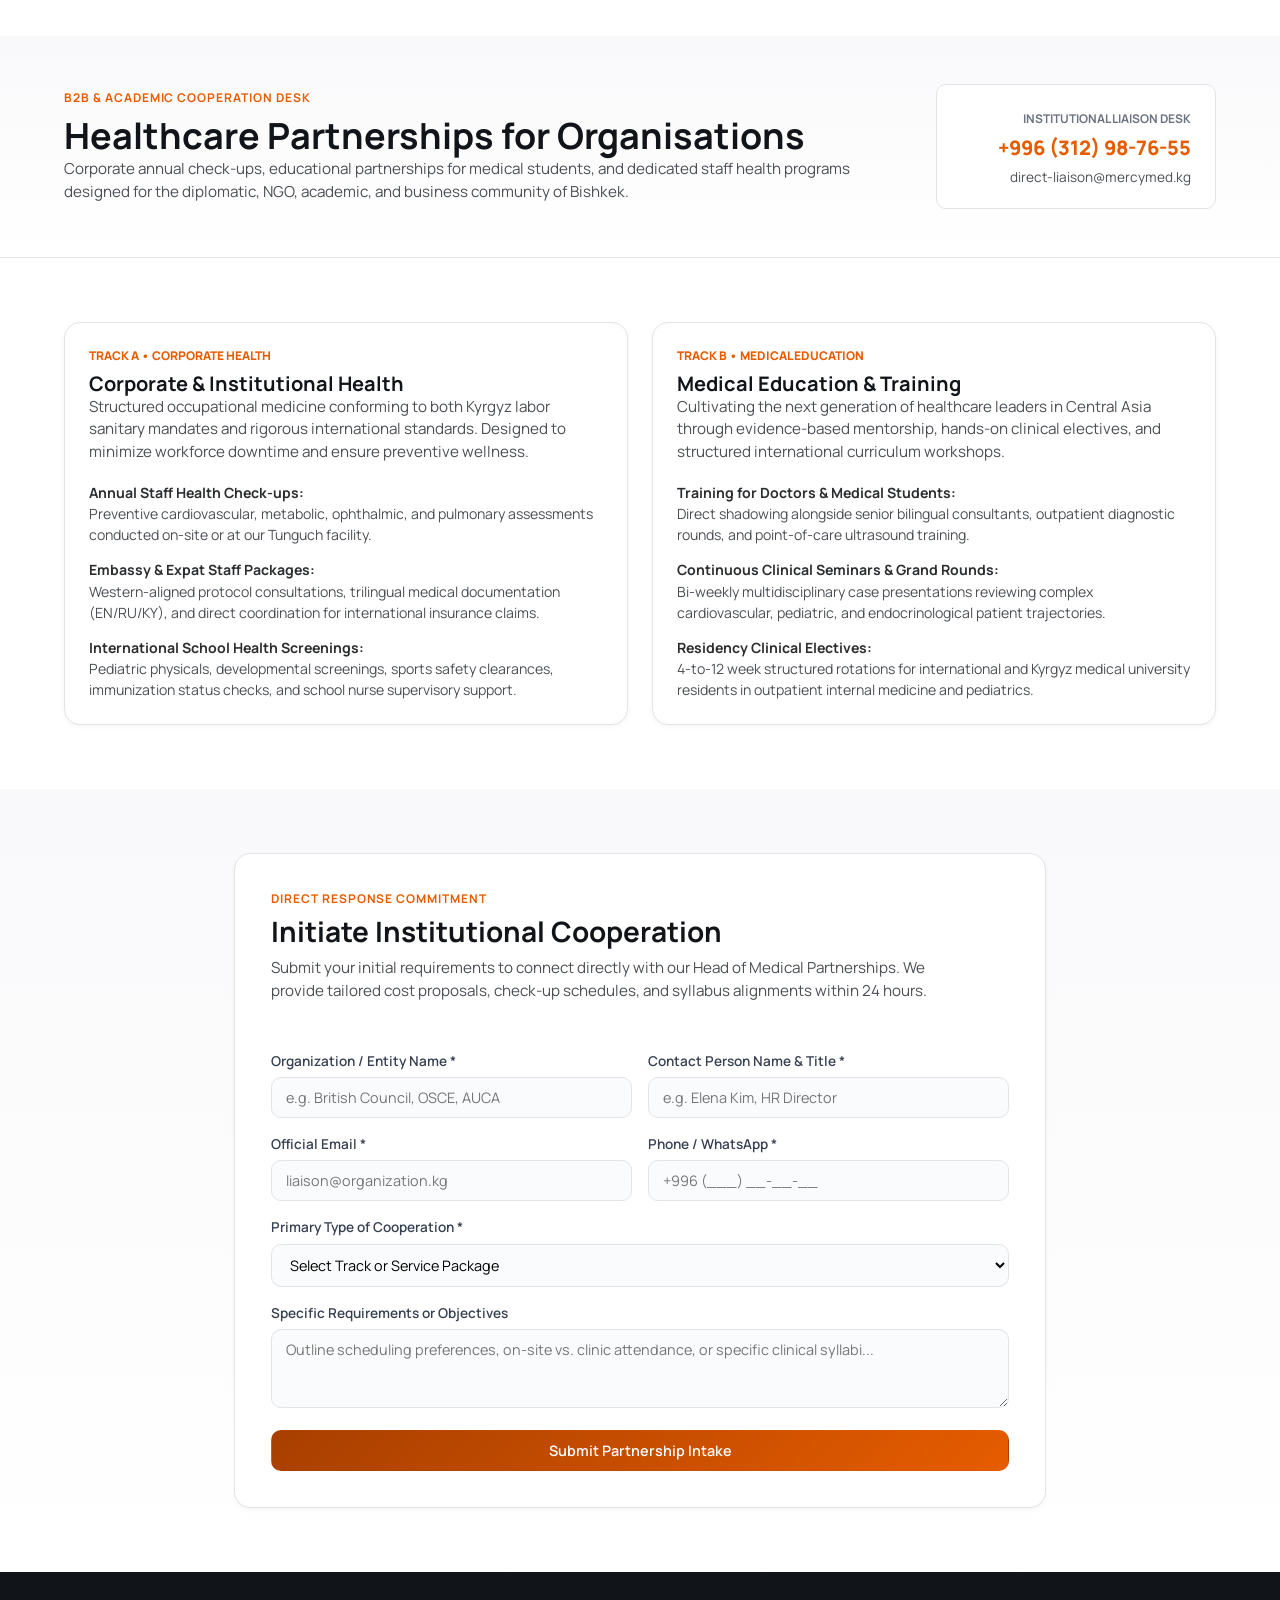
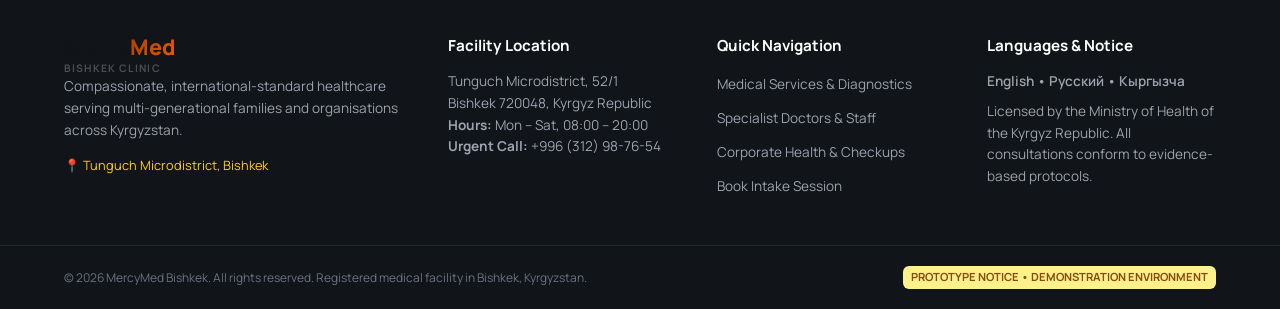
<file: hw7/index.html>
<!DOCTYPE html>
<html lang="en">
<head>
  <meta charset="UTF-8" />
  <meta name="viewport" content="width=device-width, initial-scale=1.0" />
  <title>MercyMed Bishkek Clinic — Evidence-based Family Medicine</title>

  <link rel="preconnect" href="https://fonts.googleapis.com" />
  <link rel="preconnect" href="https://fonts.gstatic.com" crossorigin />
  <link href="https://fonts.googleapis.com/css2?family=Manrope:wght@300;400;500;600;700;800&display=swap" rel="stylesheet" />

  <link rel="stylesheet" href="styles.css" />
</head>
<body>

  <!-- Top Notification & Language Bar -->
  <div class="top-banner">
    <div class="container banner-inner">
      <div class="banner-status">
        <span class="pulse-dot"></span>
        <span>Institutional Desk Bishkek • Accredited Clinical Training Center &amp; Occupational Health</span>
        <span class="badge warning-badge">Prototype Notice • Demonstration Environment</span>
      </div>
      <div class="lang-switcher">
        <button class="lang-btn active" data-lang="en">EN</button>
        <button class="lang-btn" data-lang="ru">RU</button>
        <button class="lang-btn" data-lang="ky">KY</button>
      </div>
    </div>
  </div>

  <!-- Persistent Desktop Header -->
  <header class="site-header">
    <div class="container header-inner">
      <a href="#home" class="brand-logo">
        <img src="img/logo.png" alt="MercyMed logo" class="logo-mark" />
        <div class="brand-text">
          <span class="brand-name">Mercy<span class="brand-accent">Med</span></span>
          <span class="brand-subtitle">Bishkek Clinic</span>
        </div>
      </a>

      <nav class="main-nav">
        <a href="#home" class="nav-link" data-i18n="nav.home">Home</a>
        <a href="#services" class="nav-link" data-i18n="nav.services">Services</a>
        <a href="#team" class="nav-link" data-i18n="nav.team">Team</a>
        <a href="#organisations" class="nav-link" data-i18n="nav.org">For Organisations</a>
      </nav>

      <div class="header-actions">
        <button class="btn btn-primary" onclick="openAppointmentModal()" data-i18n="nav.cta">Request Appointment</button>
      </div>
    </div>
  </header>

  <!-- ======================================================== -->
  <!-- HOME -->
  <!-- ======================================================== -->
  <main id="home" class="section-page">
    <section class="hero-section">
      <div class="container hero-grid">
        <div class="hero-copy">
          <div class="inline-badge draft-badge">
            <span class="icon">✎</span> [Draft awaiting client confirmation]
          </div>
          <h1 class="hero-title" data-i18n="hero.h1">Evidence-based care for the whole family, in one place.</h1>
          <p class="hero-desc" data-i18n="hero.desc">
            A private outpatient family medical centre in Bishkek providing international standard healthcare with compassion.
          </p>
          <div class="hero-cta-group">
            <button class="btn btn-primary btn-large" onclick="openAppointmentModal()" data-i18n="nav.cta2">Request an appointment</button>
            <a class="btn btn-outline btn-large" href="#services" data-i18n="hero.discover">Discover MercyMed ↓</a>
          </div>
          <div class="trust-pills">
            <div class="trust-pill">
              <span class="check">✓</span>
              <div>
                <strong>WHO &amp; MoH Protocols</strong>
                <small>Zero polypharmacy practice</small>
              </div>
            </div>
            <div class="trust-pill">
              <span class="clock">⏱</span>
              <div>
                <strong>Tunguch Facility</strong>
                <small>Daily 08:00 – 20:00 (Mon–Sat)</small>
              </div>
            </div>
          </div>
        </div>

        <div class="hero-media">
          <div class="media-placeholder-card">
            <div class="placeholder-icon">🏥</div>
            <h4>[Photo awaiting client - Bishkek Clinic Exterior / Reception]</h4>
            <p class="meta">Architectural shot • Tunguch facility entry • Daylight</p>
            <div class="asset-tag">Production Asset Note: Tunguch Microdistrict 52/1</div>
          </div>
        </div>
      </div>
    </section>

    <section class="section bg-light">
      <div class="container">
        <div class="section-header">
          <span class="subheading">Standard of Excellence</span>
          <h2 data-i18n="pillars.h2">Core Pillars of MercyMed Bishkek</h2>
          <p data-i18n="pillars.lead">Providing Kyrgyz families with trustworthy, transparent diagnostic and consultative care since inception.</p>
        </div>

        <div class="grid grid-4">
          <div class="card pillar-card">
            <div class="card-icon">🔬</div>
            <h3 data-i18n="pillar1.h3">Evidence-based &amp; International Medicine</h3>
            <p data-i18n="pillar1.p">Strictly fewer unnecessary tests and zero polypharmacy. Every treatment regimen adheres strictly to global scientific clinical guidelines.</p>
            <span class="tag">Rational Prescribing</span>
          </div>
          <div class="card pillar-card">
            <div class="card-icon">👥</div>
            <h3 data-i18n="pillar2.h3">International &amp; Local Specialists</h3>
            <p data-i18n="pillar2.p">Consultations available in Kyrgyz, Russian, English, German, French, and Chinese for multi-cultural residents and diplomatic personnel.</p>
            <span class="tag">6 Languages Spoken</span>
          </div>
          <div class="card pillar-card">
            <div class="card-icon">👨‍👩‍👧‍👦</div>
            <h3 data-i18n="pillar3.h3">Care for the Whole Family</h3>
            <p data-i18n="pillar3.p">Complete pediatric health checks, adult internal medicine, gynecology, women's wellness, and high-resolution ultrasound diagnostics.</p>
            <span class="tag">All Ages Covered</span>
          </div>
          <div class="card pillar-card">
            <div class="card-icon">🚑</div>
            <h3 data-i18n="pillar4.h3">Charitable Mobile Clinics</h3>
            <p data-i18n="pillar4.p">10+ continuous years of outreach across remote Kyrgyzstan oblasts, delivering medical care, screenings, and humanitarian relief.</p>
            <span class="tag highlight-tag">10+ Years Outreach</span>
          </div>
        </div>
      </div>
    </section>

    <section class="section">
      <div class="container grid grid-2">
        <div class="card info-box">
          <span class="subheading">Facility Capabilities</span>
          <h3>Outpatient Clinical Services</h3>
          <p>MercyMed is designed for comprehensive day visits and preventive screenings with minimal wait times.</p>

          <div class="alert-box neutral-alert">
            <strong>ⓘ Strictly Outpatient Healthcare:</strong>
            We specialize exclusively in outpatient visits, regular check-ups, and same-day recovery procedures. We do <em>not</em> provide overnight hospital admissions or 24-hour surgical wards.
          </div>

          <div class="spec-grid">
            <div class="spec-item">🩺 Specialist Consultations</div>
            <div class="spec-item">📡 High-Res Ultrasound (USG)</div>
            <div class="spec-item">🛏 Quiet Day Infusion Room</div>
            <div class="spec-item">🩹 Minor Medical Procedures</div>
          </div>
        </div>

        <div class="card info-box">
          <span class="subheading">[Approximate location awaiting exact geocode]</span>
          <h3>Visiting Our Clinic</h3>
          <p>Located conveniently in the Tunguch microdistrict near Ayu Grand shopping complex, with quiet patient drop-off access and wheelchair ramps.</p>
          <div class="map-placeholder">
            <div class="map-pin">📍</div>
            <strong>Tunguch Microdistrict 52/1</strong>
            <p>Near Ayu Grand Complex, Bishkek</p>
            <span class="meta">Direct arterial access via Chuy Avenue &amp; Ankara Street</span>
          </div>
          <ul class="meta-list">
            <li>⏰ Monday – Saturday: 08:00 – 20:00</li>
            <li>📞 Phone: [Awaiting client confirmation]</li>
            <li>🚍 Bishkek Public Transport: Marshrutka 102, 169, 212</li>
          </ul>
        </div>
      </div>
    </section>

    <section class="section bg-light">
      <div class="container">
        <div class="promo-banner">
          <div class="promo-content">
            <span class="badge partner-badge">Official Clinical Partnership</span>
            <h3>Express Plus Diagnostic Laboratory</h3>
            <p>All registered MercyMed Bishkek patients receive an exclusive <strong>30% discount</strong> on over 400 specialized blood, biochemistry, and hormone diagnostic panels through our integrated laboratory wing.</p>
          </div>
          <div class="promo-action">
            <div class="discount-pill">30% OFF</div>
            <a class="btn btn-dark" href="#services">View Diagnostic Panels</a>
          </div>
        </div>
      </div>
    </section>

    <section class="section">
      <div class="container">
        <div class="section-header">
          <span class="subheading">Community &amp; Clinic Life</span>
          <h2>Follow MercyMed Bishkek</h2>
          <p>[Instagram feed awaiting client handle] • @mercymed.kg</p>
        </div>
        <div class="grid grid-4 instagram-grid">
          <div class="insta-card">
            <div class="placeholder-box">Family Consultations</div>
            <p>Gentle, evidence-based care tailored for multi-generational families.</p>
          </div>
          <div class="insta-card">
            <div class="placeholder-box">Charity Outreach</div>
            <p>10+ continuous years of medical missions into Kyrgyzstan remote villages.</p>
          </div>
          <div class="insta-card">
            <div class="placeholder-box">Pediatric Care</div>
            <p>Preventive health examinations and calm childhood immunizations.</p>
          </div>
          <div class="insta-card">
            <div class="placeholder-box">Diagnostics</div>
            <p>High-clarity sonography and 30% partnership savings with Express Plus.</p>
          </div>
        </div>
      </div>
    </section>
  </main>

  <!-- ======================================================== -->
  <!-- SERVICES -->
  <!-- ======================================================== -->
  <main id="services" class="section-page">
    <section class="hero-section hero-compact">
      <div class="container">
        <span class="subheading">Clinical Care Index • Bishkek</span>
        <h1>Medical Services &amp; Consultations</h1>
        <p>Outpatient clinical services in Bishkek based on evidence-based medicine and international clinical guidelines. Multilingual care engineered for patient safety, multi-generational clarity, and dignified healing.</p>
      </div>
    </section>

    <section class="section">
      <div class="container">
        <div class="section-header">
          <span class="subheading">Primary &amp; Subspecialty Care</span>
          <h2>Consultation Specialties</h2>
          <p>Every appointment provides thorough physical examinations, digital prescription documentation, and detailed patient debriefings.</p>
        </div>

        <div class="grid grid-3">
          <div class="card service-card">
            <div class="card-badge">Infants &amp; Youth</div>
            <h3>Pediatrics</h3>
            <p>Holistic infant examinations, routine developmental milestones, early vaccination guidance, acute febrile illnesses, and gentle pediatric symptom management.</p>
            <ul class="checklist">
              <li>Newborn screening &amp; growth tracking</li>
              <li>Pediatric nutrition &amp; allergy consultation</li>
              <li>Non-intrusive diagnostic protocols</li>
            </ul>
          </div>
          <div class="card service-card">
            <div class="card-badge">All Age Groups</div>
            <h3>Family Medicine</h3>
            <p>Continuous, multi-generational medical care covering childhood through adulthood and geriatric health. Long-term health record management and coordinated triage.</p>
            <ul class="checklist">
              <li>Acute infections &amp; routine illnesses</li>
              <li>Chronic condition maintenance plans</li>
              <li>Preventative annual health evaluations</li>
            </ul>
          </div>
          <div class="card service-card">
            <div class="card-badge">Adult Chronic &amp; Resp</div>
            <h3>Internal Medicine &amp; Pulmonology</h3>
            <p>Advanced diagnostic investigations for persistent cough, asthma, bronchitis, post-infectious lung complications, hypertension, and complex adult multi-organ symptoms.</p>
            <ul class="checklist">
              <li>Digital spirometry &amp; respiratory checks</li>
              <li>Cardiovascular risk assessments</li>
              <li>Bishkek air pollution protective care</li>
            </ul>
          </div>
          <div class="card service-card">
            <div class="card-badge">Specialist Oversight</div>
            <h3>Pediatric Critical Care &amp; Oncology</h3>
            <p>Secondary clinical consultations, post-inpatient monitoring, complex case navigation, and expert second opinions for fragile pediatric patients requiring intensive clinical attention.</p>
            <ul class="checklist">
              <li>In-depth secondary case reviews</li>
              <li>Direct coordination with tertiary centers</li>
            </ul>
          </div>
          <div class="card service-card">
            <div class="card-badge">Women's Health</div>
            <h3>Gynecology &amp; Women's Health</h3>
            <p>Empathetic, confidential gynecological consultations, routine pap screenings, prenatal monitoring, hormonal regulation, and postpartum physiological support in a private setting.</p>
            <ul class="checklist">
              <li>Routine gynecological screenings</li>
              <li>Trimester-specific wellness checks</li>
            </ul>
          </div>
          <div class="card service-card">
            <div class="card-badge">Rehabilitation</div>
            <h3>Physical Therapy &amp; Rehab</h3>
            <p>Functional restoration, orthopedic post-surgery rehabilitation, posture correction for school-age youth, and targeted pain relief for musculoskeletal dysfunctions.</p>
            <ul class="checklist">
              <li>Biomechanical joint &amp; spine therapy</li>
              <li>Scoliosis &amp; developmental posture work</li>
            </ul>
          </div>
        </div>
      </div>
    </section>

    <section class="section bg-light">
      <div class="container">
        <div class="section-header">
          <span class="subheading">Early Detection &amp; Diagnostics</span>
          <h2>Preventive Check-ups &amp; Screenings</h2>
          <p>Preventive diagnostic packages engineered to intercept chronic illness early, benchmark growth curves, and verify physiological balance.</p>
        </div>

        <div class="grid grid-2">
          <div class="card screening-card">
            <div class="card-badge">WHO Growth Standards</div>
            <h4>Child Growth &amp; Development</h4>
            <p>Detailed biometric tracking against World Health Organization percentiles: height, head circumference, weight trajectory, neuromotor milestones, and spine alignment for toddlers and young pupils.</p>
          </div>
          <div class="card screening-card">
            <div class="card-badge">Sensory Assessment</div>
            <h4>Vision &amp; Hearing Audiometry Screening</h4>
            <p>Standardized pediatric visual acuity test panels, color-contrast recognition, and calibrated pure-tone audiometric evaluations to spot early school performance impairments.</p>
          </div>
          <div class="card screening-card">
            <div class="card-badge">12-Lead Electrocardiogram</div>
            <h4>Diagnostic Digital EKG (Thoracic Evaluation)</h4>
            <p>Immediate high-resolution digital resting 12-lead electrocardiography. Physician-interpreted analysis for palpitations, suspected arrhythmias, hypertension follow-ups, and athletic clearance.</p>
          </div>
          <div class="card screening-card">
            <div class="card-badge">Biochemical Panel</div>
            <h4>Anemia &amp; Diabetes Metabolic Screening</h4>
            <p>Targeted blood workup targeting common regional nutritional deficiencies: complete blood count (CBC), serum ferritin, iron saturation indices, HbA1c, and fasting glucose metrics.</p>
          </div>
        </div>
      </div>
    </section>

    <section class="section">
      <div class="container">
        <div class="alert-box warning-alert">
          <div class="alert-icon">⚠️</div>
          <div>
            <h4>Notice on Clinical Workflow &amp; Consultation Protocols</h4>
            <p><strong>"Additional procedures strictly follow doctor's consultation."</strong> To avoid over-investigation, unnecessary patient expenses, and inappropriate pharmaceutical exposure, all diagnostic tests, injections, and therapy referrals are administered exclusively following an initial direct physical physician evaluation.</p>
            <div class="pending-tag">● [Opening hours &amp; detailed service fees: awaiting client confirmation]</div>
          </div>
        </div>
      </div>
    </section>
  </main>

  <!-- ======================================================== -->
  <!-- TEAM -->
  <!-- ======================================================== -->
  <main id="team" class="section-page">
    <section class="hero-section hero-compact">
      <div class="container team-header-flex">
        <div>
          <span class="subheading">Bishkek Clinical Faculty</span>
          <h1 data-i18n="team.h1">Our Medical Team &amp; Clinical Faculty</h1>
          <p data-i18n="team.lead">Experienced local and international doctors and specialists dedicated to holistic, evidence-based care in Bishkek.</p>
        </div>
        <div class="stats-badge">
          <span class="stats-num">12</span>
          <span data-i18n="team.statslabel">Specialists &amp; Staff<br><small>Kyrgyz • English • Russian</small></span>
        </div>
      </div>
    </section>

    <section class="filter-bar">
      <div class="container filter-container">
        <button class="filter-btn active" data-filter="all" data-i18n="filter.all">All Members (12)</button>
        <button class="filter-btn" data-filter="pediatrics" data-i18n="filter.pediatrics">Pediatrics (5)</button>
        <button class="filter-btn" data-filter="adult" data-i18n="filter.adult">Adult &amp; Family Care (4)</button>
        <button class="filter-btn" data-filter="diagnostics" data-i18n="filter.diagnostics">Diagnostics &amp; Support (3)</button>
      </div>
    </section>

    <section class="section">
      <div class="container grid grid-4" id="team-grid">

        <div class="card doctor-card" data-category="adult">
          <div class="doctor-badge leader-badge">Leadership</div>
          <img class="doctor-avatar" src="img/team/mahabat-alieva.jpg" alt="Mahabat Alieva" />
          <span class="specialty-label">Director / Certified Doula</span>
          <h4>Mahabat Alieva</h4>
          <p class="bio">Overseeing clinic operations and birth preparation courses. Dedicated to empowering mothers through compassionate guidance and evidence-based perinatal care.</p>
          <div class="doc-meta">
            <span class="lang-tag">Kyrgyz</span>
            <span class="lang-tag">Russian</span>
          </div>
        </div>

        <div class="card doctor-card" data-category="pediatrics">
          <div class="doctor-badge chief-badge">Chief Doctor</div>
          <img class="doctor-avatar" src="img/team/jonathan-williams.jpg" alt="Jonathan Williams" />
          <span class="specialty-label">Pediatrics</span>
          <h4>Dr. Jonathan Williams</h4>
          <p class="bio">Leading the clinical faculty with extensive international pediatric experience. Specializes in preventive childhood development and acute outpatient treatment.</p>
          <div class="doc-meta">
            <span class="lang-tag">English</span>
            <span class="lang-tag">Russian</span>
          </div>
        </div>

        <div class="card doctor-card" data-category="pediatrics adult">
          <img class="doctor-avatar" src="img/team/irina-pak.jpg" alt="Irina Pak" />
          <span class="specialty-label">Pediatrics / Family</span>
          <h4>Dr. Irina Pak</h4>
          <p class="bio">Delivers comprehensive family care and modern diagnostic protocols for all ages. Focuses on preventative screenings and continuous multi-generational health tracking.</p>
          <div class="doc-meta">
            <span class="lang-tag">Russian</span>
            <span class="lang-tag">Kyrgyz</span>
          </div>
        </div>

        <div class="card doctor-card" data-category="adult">
          <img class="doctor-avatar" src="img/team/nasyikat-dononbaeva.jpg" alt="Nasyikat Dononbaeva" />
          <span class="specialty-label">Internal Medicine / Pulmonology</span>
          <h4>Dr. Nasyikat Dononbaeva</h4>
          <p class="bio">Specialized in adult internal health, respiratory conditions, and chronic disease management. Employs modern clinical diagnostics for persistent pulmonary conditions.</p>
          <div class="doc-meta">
            <span class="lang-tag">Kyrgyz</span>
            <span class="lang-tag">Russian</span>
          </div>
        </div>

        <div class="card doctor-card" data-category="pediatrics">
          <img class="doctor-avatar" src="img/team/nabat-gasimova.jpg" alt="Nabat Gasimova" />
          <span class="specialty-label">Pediatric Intensivist</span>
          <h4>Dr. Nabat Gasimova</h4>
          <p class="bio">Provides high-level pediatric clinical evaluations and acute intensive medical care. Trained to manage urgent pediatric conditions with deep empathy and surgical accuracy.</p>
          <div class="doc-meta">
            <span class="lang-tag">Russian</span>
            <span class="lang-tag">English</span>
          </div>
        </div>

        <div class="card doctor-card" data-category="pediatrics">
          <img class="doctor-avatar" src="img/team/nancy-yau.jpg" alt="Nancy Yau" />
          <span class="specialty-label">Pediatrics</span>
          <h4>Dr. Nancy Yau</h4>
          <p class="bio">Committed to family-centered pediatric care and routine developmental milestone checks. Guides parents with evidence-based pediatric wellness protocols.</p>
          <div class="doc-meta">
            <span class="lang-tag">English</span>
            <span class="lang-tag">Russian</span>
          </div>
        </div>

        <div class="card doctor-card" data-category="pediatrics">
          <img class="doctor-avatar" src="img/team/lukas-meyer-landholt.jpg" alt="Lukas Meyer-Landholt" />
          <span class="specialty-label">Pediatrics / Oncology</span>
          <h4>Dr. Lukas Meyer-Landholt</h4>
          <p class="bio">International pediatric specialist passionate about holistic community health initiatives and mobile clinical outreach. Brings rigorous European clinical training to Bishkek.</p>
          <div class="doc-meta">
            <span class="lang-tag">German</span>
            <span class="lang-tag">English</span>
            <span class="lang-tag">Russian</span>
          </div>
        </div>

        <div class="card doctor-card" data-category="adult">
          <img class="doctor-avatar" src="img/team/madison-smith.jpg" alt="Madison Smith" />
          <span class="specialty-label">Physical Therapy</span>
          <h4>Madison Smith</h4>
          <p class="bio">Specializes in physical rehabilitation, movement therapy, and post-injury functional recovery. Designs customized restorative programs for pediatric and adult patients alike.</p>
          <div class="doc-meta">
            <span class="lang-tag">English</span>
            <span class="lang-tag">Russian</span>
          </div>
        </div>

        <div class="card doctor-card" data-category="adult">
          <img class="doctor-avatar" src="img/team/simbat-sadyrbaeva.jpg" alt="Simbat Sadyrbaeva" />
          <span class="specialty-label">Gynecology</span>
          <h4>Dr. Simbat Sadyrbaeva</h4>
          <p class="bio">Provides comprehensive women's health consultations, preventive screenings, and prenatal care. Dedicated to creating an open, secure environment for every patient.</p>
          <div class="doc-meta">
            <span class="lang-tag">Kyrgyz</span>
            <span class="lang-tag">Russian</span>
          </div>
        </div>

        <div class="card doctor-card" data-category="diagnostics">
          <img class="doctor-avatar" src="img/team/nargiza-islamova.jpg" alt="Nargiza Islamova" />
          <span class="specialty-label">Ultrasound Diagnostics</span>
          <h4>Dr. Nargiza Islamova</h4>
          <p class="bio">Conducts high-resolution ultrasound imaging across abdominal, pelvic, and pediatric exams. Ensures meticulous diagnostic clarity with rapid reporting for doctors.</p>
          <div class="doc-meta">
            <span class="lang-tag">Kyrgyz</span>
            <span class="lang-tag">Russian</span>
          </div>
        </div>

        <div class="card doctor-card" data-category="diagnostics">
          <div class="doctor-badge pending-badge">Profile Pending</div>
          <div class="doctor-avatar">[PHOTO AWAITING CLIENT]</div>
          <span class="specialty-label">Clinical Nursing &amp; Media</span>
          <h4>[Staff Nurse &amp; Media Specialist]</h4>
          <p class="bio">Delivers dedicated clinical nursing care alongside patient education video production. Focuses on producing accessible public health materials in Russian and Kyrgyz.</p>
          <div class="doc-meta">
            <span class="lang-tag">Kyrgyz</span>
            <span class="lang-tag">Russian</span>
          </div>
        </div>

        <div class="card doctor-card" data-category="diagnostics">
          <div class="doctor-badge pending-badge">Profile Pending</div>
          <div class="doctor-avatar">[PHOTO AWAITING CLIENT]</div>
          <span class="specialty-label">Clinic Administration</span>
          <h4>[Receptionist &amp; Administrator]</h4>
          <p class="bio">Oversees patient intake, multilingual scheduling, and front-desk clinic navigation. Dedicated to creating an orderly, welcoming reception for every family arriving at MercyMed.</p>
          <div class="doc-meta">
            <span class="lang-tag">Kyrgyz</span>
            <span class="lang-tag">Russian</span>
          </div>
        </div>

      </div>
    </section>
  </main>

  <!-- ======================================================== -->
  <!-- FOR ORGANISATIONS -->
  <!-- ======================================================== -->
  <main id="organisations" class="section-page">
    <section class="hero-section hero-compact">
      <div class="container hero-split">
        <div>
          <span class="subheading">B2B &amp; Academic Cooperation Desk</span>
          <h1 data-i18n="org.h1">Healthcare Partnerships for Organisations</h1>
          <p>Corporate annual check-ups, educational partnerships for medical students, and dedicated staff health programs designed for the diplomatic, NGO, academic, and business community of Bishkek.</p>
        </div>
        <div class="liaison-card">
          <span class="liaison-label">Institutional Liaison Desk</span>
          <div class="liaison-phone">+996 (312) 98-76-55</div>
          <div class="liaison-email">direct-liaison@mercymed.kg</div>
        </div>
      </div>
    </section>

    <section class="section">
      <div class="container grid grid-2">
        <div class="card track-card">
          <span class="track-code">Track A • Corporate Health</span>
          <h3>Corporate &amp; Institutional Health</h3>
          <p>Structured occupational medicine conforming to both Kyrgyz labor sanitary mandates and rigorous international standards. Designed to minimize workforce downtime and ensure preventive wellness.</p>
          <ul class="track-list">
            <li><strong>Annual Staff Health Check-ups:</strong> Preventive cardiovascular, metabolic, ophthalmic, and pulmonary assessments conducted on-site or at our Tunguch facility.</li>
            <li><strong>Embassy &amp; Expat Staff Packages:</strong> Western-aligned protocol consultations, trilingual medical documentation (EN/RU/KY), and direct coordination for international insurance claims.</li>
            <li><strong>International School Health Screenings:</strong> Pediatric physicals, developmental screenings, sports safety clearances, immunization status checks, and school nurse supervisory support.</li>
          </ul>
        </div>

        <div class="card track-card">
          <span class="track-code">Track B • Medical Education</span>
          <h3>Medical Education &amp; Training</h3>
          <p>Cultivating the next generation of healthcare leaders in Central Asia through evidence-based mentorship, hands-on clinical electives, and structured international curriculum workshops.</p>
          <ul class="track-list">
            <li><strong>Training for Doctors &amp; Medical Students:</strong> Direct shadowing alongside senior bilingual consultants, outpatient diagnostic rounds, and point-of-care ultrasound training.</li>
            <li><strong>Continuous Clinical Seminars &amp; Grand Rounds:</strong> Bi-weekly multidisciplinary case presentations reviewing complex cardiovascular, pediatric, and endocrinological patient trajectories.</li>
            <li><strong>Residency Clinical Electives:</strong> 4-to-12 week structured rotations for international and Kyrgyz medical university residents in outpatient internal medicine and pediatrics.</li>
          </ul>
        </div>
      </div>
    </section>

    <section class="section bg-light">
      <div class="container max-w-lg">
        <div class="card form-card">
          <div class="section-header text-left">
            <span class="subheading">Direct Response Commitment</span>
            <h2>Initiate Institutional Cooperation</h2>
            <p>Submit your initial requirements to connect directly with our Head of Medical Partnerships. We provide tailored cost proposals, check-up schedules, and syllabus alignments within 24 hours.</p>
          </div>

          <form id="org-form" onsubmit="handleOrgSubmit(event)">
            <div class="form-row">
              <div class="form-group">
                <label>Organization / Entity Name *</label>
                <input type="text" required placeholder="e.g. British Council, OSCE, AUCA" />
              </div>
              <div class="form-group">
                <label>Contact Person Name &amp; Title *</label>
                <input type="text" required placeholder="e.g. Elena Kim, HR Director" />
              </div>
            </div>
            <div class="form-row">
              <div class="form-group">
                <label>Official Email *</label>
                <input type="email" required placeholder="liaison@organization.kg" />
              </div>
              <div class="form-group">
                <label>Phone / WhatsApp *</label>
                <input type="tel" required placeholder="+996 (___) __-__-__" />
              </div>
            </div>
            <div class="form-group">
              <label>Primary Type of Cooperation *</label>
              <select required>
                <option value="">Select Track or Service Package</option>
                <option value="corporate">Corporate Staff Annual Check-up</option>
                <option value="embassy">Diplomatic Mission / Expat Care</option>
                <option value="school">School Student &amp; Staff Screening</option>
                <option value="education">Medical Student Shadowing / Training</option>
              </select>
            </div>
            <div class="form-group">
              <label>Specific Requirements or Objectives</label>
              <textarea rows="3" placeholder="Outline scheduling preferences, on-site vs. clinic attendance, or specific clinical syllabi..."></textarea>
            </div>
            <button type="submit" class="btn btn-primary btn-full">Submit Partnership Intake</button>
          </form>

          <div id="org-success" class="alert-box success-alert hidden">
            <strong>✓ Prototype Intake Logged:</strong> Your cooperation inquiry has been simulated for demonstration. No external data was transmitted.
          </div>
        </div>
      </div>
    </section>
  </main>

  <!-- Persistent Desktop Footer -->
  <footer class="site-footer">
    <div class="container footer-grid">
      <div class="footer-col brand-col">
        <div class="brand-text">
          <span class="brand-name">Mercy<span class="brand-accent">Med</span></span>
          <span class="brand-subtitle">Bishkek Clinic</span>
        </div>
        <p>Compassionate, international-standard healthcare serving multi-generational families and organisations across Kyrgyzstan.</p>
        <span class="location-badge">📍 Tunguch Microdistrict, Bishkek</span>
      </div>

      <div class="footer-col">
        <h4>Facility Location</h4>
        <p>Tunguch Microdistrict, 52/1<br>Bishkek 720048, Kyrgyz Republic</p>
        <p><strong>Hours:</strong> Mon – Sat, 08:00 – 20:00<br><strong>Urgent Call:</strong> +996 (312) 98-76-54</p>
      </div>

      <div class="footer-col">
        <h4 data-i18n="footer.nav">Quick Navigation</h4>
        <ul class="footer-links">
          <li><a href="#services">Medical Services &amp; Diagnostics</a></li>
          <li><a href="#team">Specialist Doctors &amp; Staff</a></li>
          <li><a href="#organisations">Corporate Health &amp; Checkups</a></li>
          <li><a href="javascript:void(0)" onclick="openAppointmentModal()">Book Intake Session</a></li>
        </ul>
      </div>

      <div class="footer-col">
        <h4 data-i18n="footer.lang">Languages &amp; Notice</h4>
        <p class="lang-pills">English • Русский • Кыргызча</p>
        <p class="legal-notice">Licensed by the Ministry of Health of the Kyrgyz Republic. All consultations conform to evidence-based protocols.</p>
      </div>
    </div>

    <div class="footer-bottom">
      <div class="container bottom-flex">
        <span>© 2026 MercyMed Bishkek. All rights reserved. Registered medical facility in Bishkek, Kyrgyzstan.</span>
        <span class="badge warning-badge">Prototype Notice • Demonstration Environment</span>
      </div>
    </div>
  </footer>

  <!-- ======================================================== -->
  <!-- APPOINTMENT MODAL -->
  <!-- ======================================================== -->
  <div id="appointment-modal" class="modal-backdrop hidden">
    <div class="modal-card">
      <div class="modal-header">
        <div>
          <span class="subheading">Direct Patient Intake</span>
          <h3 data-i18n="modal.h3">Request an Appointment</h3>
        </div>
        <button class="modal-close" onclick="closeAppointmentModal()">✕</button>
      </div>

      <div class="modal-body">
        <div class="alert-box warning-alert modal-alert">
          <strong>⚠️ Prototype Demonstration Only:</strong>
          <span>This is an interactive design demo. No real patient data is collected, stored, or transmitted to any server.</span>
        </div>

        <form id="appointment-form" onsubmit="handleAppointmentSubmit(event)">
          <div class="form-group">
            <label data-i18n="form.name">Surname and Name <span class="required">*</span></label>
            <input type="text" id="app-name" required placeholder="e.g. Asan Usonov / John Doe" autocomplete="name" />
          </div>

          <div class="form-row">
            <div class="form-group">
              <label data-i18n="form.dob">Date of Birth <span class="required">*</span></label>
              <input type="text" id="app-dob" required placeholder="DD.MM.YYYY" maxlength="10" inputmode="numeric" />
            </div>
            <div class="form-group">
              <label data-i18n="form.phone">Phone Number <span class="required">*</span></label>
              <input type="tel" id="app-phone" required placeholder="+996 (___) __-__-__" />
            </div>
          </div>

          <div class="form-group">
            <label data-i18n="form.doctor">Preferred Doctor / Consultation Type <span class="optional">(Optional)</span></label>
            <select id="app-doctor">
              <option value="General Adult Consultation">General Adult Consultation</option>
              <option value="General Pediatric Consultation">General Pediatric Consultation</option>
              <option value="Dr. Jonathan Williams (Chief Doctor / Pediatrics)">Dr. Jonathan Williams (Pediatrics)</option>
              <option value="Dr. Irina Pak (Pediatrics / Family)">Dr. Irina Pak (Pediatrics / Family)</option>
              <option value="Dr. Nasyikat Dononbaeva (Internal Medicine / Pulmonology)">Dr. Nasyikat Dononbaeva (Pulmonology)</option>
              <option value="Dr. Simbat Sadyrbaeva (Gynecology)">Dr. Simbat Sadyrbaeva (Gynecology)</option>
              <option value="Dr. Nargiza Islamova (Ultrasound Diagnostics)">Dr. Nargiza Islamova (Ultrasound)</option>
              <option value="Mahabat Alieva (Director / Certified Doula)">Mahabat Alieva (Doula Course)</option>
            </select>
          </div>

          <div class="form-group">
            <label data-i18n="form.lang">Preferred Language of Consultation</label>
            <div class="radio-pill-group">
              <label class="radio-pill"><input type="radio" name="app-lang" value="English" checked /> English</label>
              <label class="radio-pill"><input type="radio" name="app-lang" value="Русский" /> Русский</label>
              <label class="radio-pill"><input type="radio" name="app-lang" value="Кыргызча" /> Кыргызча</label>
              <label class="radio-pill"><input type="radio" name="app-lang" value="Deutsch" /> Deutsch</label>
            </div>
          </div>

          <button type="submit" class="btn btn-primary btn-full btn-large" data-i18n="form.submit">Preview Appointment Request</button>
        </form>

        <div id="dispatch-preview" class="dispatch-box hidden">
          <div class="dispatch-header">
            <span class="dispatch-title">💬 Simulated Coordinator WhatsApp Dispatch</span>
            <span class="badge success-badge">Live Mockup</span>
          </div>
          <div class="dispatch-message">
            <p><strong>To:</strong> MercyMed Triage Coordinator</p>
            <hr />
            <p class="wa-salute">Hello MercyMed Clinic!</p>
            <p>I would like to request an outpatient consultation.</p>
            <div class="wa-data">
              <div><strong>Name:</strong> <span id="wa-name">-</span></div>
              <div><strong>DOB:</strong> <span id="wa-dob">-</span></div>
              <div><strong>Phone:</strong> <span id="wa-phone">-</span></div>
              <div><strong>Consultation:</strong> <span id="wa-doctor">-</span></div>
              <div><strong>Language:</strong> <span id="wa-lang">-</span></div>
            </div>
          </div>
          <div class="dispatch-notice">
            ⛔ PROTOTYPE: NOTHING WAS SENT. NO REAL DATA TRANSMITTED.
          </div>
        </div>
      </div>
    </div>
  </div>

  <script src="app.js"></script>
</body>
</html>
</file>
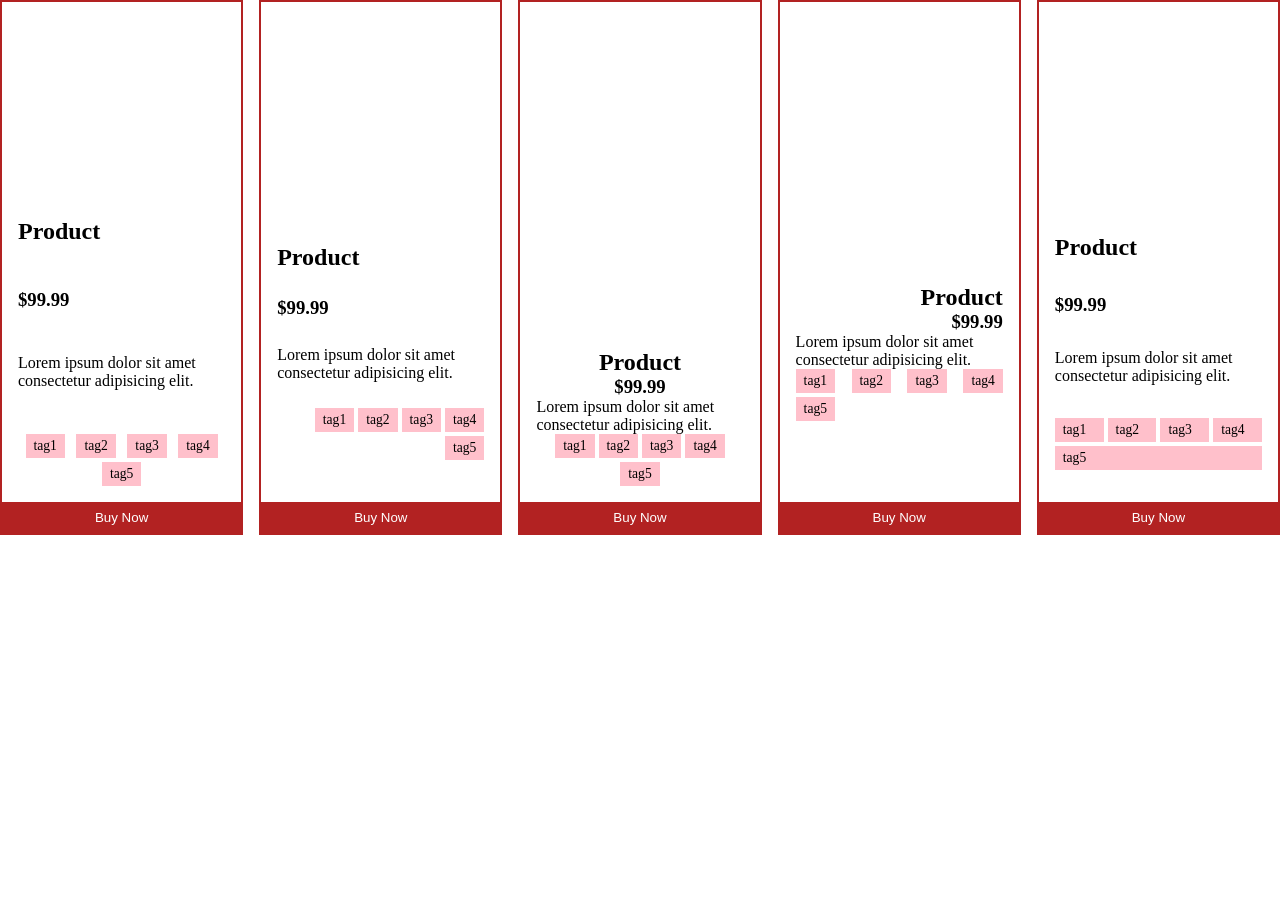
<file: hw8/index.html>
<!DOCTYPE html>
<html lang="en">
<head>
  <meta charset="UTF-8">
  <meta name="viewport" content="width=device-width, initial-scale=1.0">
  <title>Assignment 8</title>
  <link rel="stylesheet" href="style.css">
</head>
<body>
  <div class="container">

    <div class="box1">
      <div class="image"></div>
      <div class="info">
        <h2>Product</h2>
        <h3>$99.99</h3>
        <p>Lorem ipsum dolor sit amet consectetur adipisicing elit.</p>
        <ul>
          <li>tag1</li>
          <li>tag2</li>
          <li>tag3</li>
          <li>tag4</li>
          <li>tag5</li>
        </ul>
      </div>
      <button>Buy Now</button>
    </div>

    <div class="box2">
      <div class="image"></div>
      <div class="info">
        <h2>Product</h2>
        <h3>$99.99</h3>
        <p>Lorem ipsum dolor sit amet consectetur adipisicing elit.</p>
        <ul>
          <li>tag1</li>
          <li>tag2</li>
          <li>tag3</li>
          <li>tag4</li>
          <li>tag5</li>
        </ul>
      </div>
      <button>Buy Now</button>
    </div>

    <div class="box3">
      <div class="image"></div>
      <div class="info">
        <h2>Product</h2>
        <h3>$99.99</h3>
        <p>Lorem ipsum dolor sit amet consectetur adipisicing elit.</p>
        <ul>
          <li>tag1</li>
          <li>tag2</li>
          <li>tag3</li>
          <li>tag4</li>
          <li>tag5</li>
        </ul>
      </div>
      <button>Buy Now</button>
    </div>

    <div class="box4">
      <div class="image"></div>
      <div class="info">
        <h2>Product</h2>
        <h3>$99.99</h3>
        <p>Lorem ipsum dolor sit amet consectetur adipisicing elit.</p>
        <ul>
          <li>tag1</li>
          <li>tag2</li>
          <li>tag3</li>
          <li>tag4</li>
          <li>tag5</li>
        </ul>
      </div>
      <button>Buy Now</button>
    </div>

    <div class="box5">
      <div class="image"></div>
      <div class="info">
        <h2>Product</h2>
        <h3>$99.99</h3>
        <p>Lorem ipsum dolor sit amet consectetur adipisicing elit.</p>
        <ul>
          <li>tag1</li>
          <li>tag2</li>
          <li>tag3</li>
          <li>tag4</li>
          <li>tag5</li>
        </ul>
      </div>
      <button>Buy Now</button>
    </div>

  </div>
</body>
</html>
</file>
<file: hw6/styles.css>
/* ==========================================================
   MercyMed Design System Styles
   Colors sampled directly from Brand Guidelines:
   Primary Orange: #E65C00 | Amber: #FFD100 | Accent Red: #E53935
   Dark Charcoal: #2B2D2F | Neutral Gray: #4B4F54 | Light: #F9F9FB
   ========================================================== */

:root {
  --color-primary: #e65c00;
  --color-primary-hover: #c44e00;
  --color-primary-light: #fff3eb;
  --color-yellow: #ffd100;
  --color-red: #e53935;
  --color-charcoal: #2b2d2f;
  --color-gray: #4b4f54;
  --color-gray-light: #f3f3f6;
  --color-gray-border: #e2e4e8;
  --color-bg-light: #f9f9fb;
  --color-white: #ffffff;
  
  --font-family: 'Noto Sans', -apple-system, BlinkMacSystemFont, 'Segoe UI', Roboto, sans-serif;
  --radius-sm: 6px;
  --radius-md: 10px;
  --radius-lg: 16px;
  --shadow-sm: 0 2px 4px rgba(0, 0, 0, 0.04);
  --shadow-md: 0 4px 12px rgba(0, 0, 0, 0.06);
  --shadow-lg: 0 12px 28px rgba(0, 0, 0, 0.1);
}

* {
  box-sizing: border-box;
  margin: 0;
  padding: 0;
}

body {
  font-family: var(--font-family);
  background-color: var(--color-white);
  color: var(--color-charcoal);
  line-height: 1.5;
  -webkit-font-smoothing: antialiased;
}

.container {
  max-width: 1200px;
  margin: 0 auto;
  padding: 0 24px;
}

.max-w-lg {
  max-width: 860px;
}

/* Typography Helpers */
h1, h2, h3, h4 {
  color: #111418;
  font-weight: 700;
  line-height: 1.25;
}

h1 { font-size: 2.25rem; }
h2 { font-size: 1.75rem; }
h3 { font-size: 1.25rem; }
h4 { font-size: 1.05rem; }

p {
  color: var(--color-gray);
  font-size: 0.95rem;
}

.subheading {
  display: block;
  text-transform: uppercase;
  font-size: 0.75rem;
  letter-spacing: 0.08em;
  font-weight: 700;
  color: var(--color-primary);
  margin-bottom: 6px;
}

/* Badges */
.badge {
  display: inline-block;
  font-size: 0.7rem;
  font-weight: 700;
  padding: 3px 8px;
  border-radius: var(--radius-sm);
  text-transform: uppercase;
}

.warning-badge {
  background-color: #fef08a;
  color: #854d0e;
}

.draft-badge {
  background-color: #ffedd5;
  color: #9a3412;
  font-size: 0.75rem;
  font-weight: 600;
  padding: 4px 10px;
  border-radius: 999px;
  margin-bottom: 12px;
}

.partner-badge {
  background: rgba(230, 92, 0, 0.15);
  color: var(--color-primary);
}

.success-badge {
  background: #dcfce7;
  color: #166534;
}

/* Buttons */
.btn {
  display: inline-flex;
  align-items: center;
  justify-content: center;
  gap: 8px;
  font-family: inherit;
  font-size: 0.9rem;
  font-weight: 600;
  padding: 10px 18px;
  border-radius: var(--radius-md);
  border: 1px solid transparent;
  cursor: pointer;
  transition: all 0.2s ease;
  text-decoration: none;
}

.btn-primary {
  background-color: var(--color-primary);
  color: var(--color-white);
}

.btn-primary:hover {
  background-color: var(--color-primary-hover);
}

.btn-outline {
  background-color: transparent;
  border-color: var(--color-gray-border);
  color: var(--color-charcoal);
}

.btn-outline:hover {
  background-color: var(--color-gray-light);
}

.btn-dark {
  background-color: var(--color-charcoal);
  color: var(--color-white);
}

.btn-large {
  padding: 12px 24px;
  font-size: 0.95rem;
}

.btn-full {
  width: 100%;
}

/* Top Banner */
.top-banner {
  background-color: #fffbeb;
  border-bottom: 1px solid #fef08a;
  font-size: 0.8rem;
  color: #92400e;
  padding: 6px 0;
}

.banner-inner {
  display: flex;
  justify-content: space-between;
  align-items: center;
}

.banner-status {
  display: flex;
  align-items: center;
  gap: 10px;
  font-weight: 500;
}

.pulse-dot {
  width: 8px;
  height: 8px;
  background-color: var(--color-primary);
  border-radius: 50%;
  display: inline-block;
}

.lang-switcher {
  display: flex;
  gap: 4px;
}

.lang-btn {
  background: none;
  border: none;
  font-size: 0.75rem;
  font-weight: 700;
  padding: 2px 6px;
  border-radius: 4px;
  cursor: pointer;
  color: #78350f;
}

.lang-btn.active {
  background-color: var(--color-primary);
  color: var(--color-white);
}

/* Site Header */
.site-header {
  position: sticky;
  top: 0;
  background-color: rgba(255, 255, 255, 0.98);
  backdrop-filter: blur(8px);
  border-bottom: 1px solid var(--color-gray-border);
  z-index: 100;
}

.header-inner {
  display: flex;
  justify-content: space-between;
  align-items: center;
  height: 72px;
}

.brand-logo {
  display: flex;
  align-items: center;
  gap: 12px;
  text-decoration: none;
}

.logo-mark {
  width: 40px;
  height: 40px;
}

.brand-name {
  font-size: 1.35rem;
  font-weight: 800;
  color: #111418;
  display: block;
  line-height: 1;
}

.brand-accent {
  color: var(--color-primary);
}

.brand-subtitle {
  font-size: 0.65rem;
  font-weight: 700;
  text-transform: uppercase;
  letter-spacing: 0.1em;
  color: var(--color-gray);
  display: block;
  margin-top: 3px;
}

.main-nav {
  display: flex;
  gap: 8px;
}

.nav-link {
  background: none;
  border: none;
  padding: 8px 14px;
  font-family: inherit;
  font-size: 0.9rem;
  font-weight: 600;
  color: var(--color-gray);
  cursor: pointer;
  border-radius: var(--radius-sm);
  transition: all 0.2s;
}

.nav-link:hover, .nav-link.active {
  color: var(--color-primary);
  background-color: var(--color-primary-light);
}

/* Page Views */
.page-view {
  display: none;
  min-height: calc(100vh - 200px);
}

.page-view.active {
  display: block;
}

/* Sections & Grids */
.section {
  padding: 64px 0;
}

.bg-light {
  background-color: var(--color-bg-light);
}

.section-header {
  text-align: center;
  max-width: 680px;
  margin: 0 auto 48px;
}

.section-header.text-left {
  text-align: left;
  margin-left: 0;
}

.section-header h2 {
  margin-bottom: 8px;
}

.grid {
  display: grid;
  gap: 24px;
}

.grid-2 { grid-template-columns: repeat(2, 1fr); }
.grid-3 { grid-template-columns: repeat(3, 1fr); }
.grid-4 { grid-template-columns: repeat(4, 1fr); }

/* Hero Styling */
.hero-section {
  padding: 72px 0 60px;
}

.hero-compact {
  padding: 48px 0;
  background-color: var(--color-bg-light);
  border-bottom: 1px solid var(--color-gray-border);
}

.hero-grid {
  display: grid;
  grid-template-columns: 1.15fr 0.85fr;
  gap: 48px;
  align-items: center;
}

.hero-title {
  font-size: 2.75rem;
  margin-bottom: 16px;
  letter-spacing: -0.02em;
}

.hero-desc {
  font-size: 1.1rem;
  margin-bottom: 28px;
  line-height: 1.6;
}

.hero-cta-group {
  display: flex;
  gap: 14px;
  margin-bottom: 36px;
}

.trust-pills {
  display: flex;
  gap: 20px;
}

.trust-pill {
  display: flex;
  align-items: center;
  gap: 10px;
  background-color: var(--color-bg-light);
  border: 1px solid var(--color-gray-border);
  padding: 8px 14px;
  border-radius: var(--radius-md);
  font-size: 0.85rem;
}

.trust-pill strong {
  display: block;
  color: var(--color-charcoal);
}

.trust-pill small {
  color: var(--color-gray);
  font-size: 0.75rem;
}

.media-placeholder-card {
  background-color: var(--color-bg-light);
  border: 2px dashed var(--color-gray-border);
  border-radius: var(--radius-lg);
  padding: 40px 24px;
  text-align: center;
}

.placeholder-icon {
  font-size: 3rem;
  margin-bottom: 12px;
}

.media-placeholder-card h4 {
  font-size: 1rem;
  color: var(--color-charcoal);
  margin-bottom: 6px;
}

.meta {
  font-size: 0.8rem;
  color: #888;
}

.asset-tag {
  display: inline-block;
  margin-top: 18px;
  font-size: 0.75rem;
  font-weight: 600;
  background-color: #e5e7eb;
  padding: 4px 10px;
  border-radius: 4px;
}

/* Cards */
.card {
  background-color: var(--color-white);
  border: 1px solid var(--color-gray-border);
  border-radius: var(--radius-lg);
  padding: 24px;
  box-shadow: var(--shadow-sm);
  transition: transform 0.2s, box-shadow 0.2s;
}

.card:hover {
  transform: translateY(-2px);
  box-shadow: var(--shadow-md);
}

.card-icon {
  font-size: 1.75rem;
  margin-bottom: 14px;
}

.pillar-card h3 {
  font-size: 1.1rem;
  margin-bottom: 10px;
}

.pillar-card p {
  font-size: 0.9rem;
  margin-bottom: 18px;
}

.tag {
  display: inline-block;
  font-size: 0.75rem;
  font-weight: 700;
  color: var(--color-primary);
  background-color: var(--color-primary-light);
  padding: 4px 10px;
  border-radius: var(--radius-sm);
}

.highlight-tag {
  color: var(--color-red);
  background-color: #fee2e2;
}

.alert-box {
  padding: 16px 20px;
  border-radius: var(--radius-md);
  font-size: 0.88rem;
  line-height: 1.5;
  margin: 16px 0;
}

.neutral-alert {
  background-color: #f3f4f6;
  border-left: 4px solid var(--color-charcoal);
}

.warning-alert {
  background-color: #fffbeb;
  border: 1px solid #fef08a;
  border-left: 4px solid #f59e0b;
}

.success-alert {
  background-color: #f0fdf4;
  border: 1px solid #bbf7d0;
  color: #166534;
}

.spec-grid {
  display: grid;
  grid-template-columns: repeat(2, 1fr);
  gap: 10px;
  margin-top: 16px;
}

.spec-item {
  background: var(--color-bg-light);
  padding: 8px 12px;
  border-radius: var(--radius-sm);
  font-size: 0.85rem;
  font-weight: 600;
}

.map-placeholder {
  background-color: #eff6ff;
  border: 1px solid #dbeafe;
  padding: 24px;
  border-radius: var(--radius-md);
  text-align: center;
  margin: 16px 0;
}

.map-pin {
  font-size: 2rem;
  margin-bottom: 6px;
}

.meta-list {
  list-style: none;
  font-size: 0.85rem;
  color: var(--color-gray);
  line-height: 1.8;
}

/* Promo Banner */
.promo-banner {
  background: linear-gradient(135deg, #fff3eb 0%, #ffffff 100%);
  border: 1px solid #fed7aa;
  border-radius: var(--radius-lg);
  padding: 36px;
  display: flex;
  justify-content: space-between;
  align-items: center;
}

.promo-content h3 {
  font-size: 1.5rem;
  margin: 8px 0;
}

.promo-content p {
  max-width: 650px;
}

.promo-action {
  text-align: right;
  display: flex;
  flex-direction: column;
  align-items: flex-end;
  gap: 12px;
}

.discount-pill {
  font-size: 1.5rem;
  font-weight: 800;
  color: var(--color-primary);
}

/* Instagram Grid */
.insta-card {
  background: var(--color-bg-light);
  border: 1px solid var(--color-gray-border);
  border-radius: var(--radius-md);
  padding: 16px;
}

.placeholder-box {
  background: #e5e7eb;
  padding: 36px 12px;
  text-align: center;
  font-size: 0.85rem;
  font-weight: 700;
  border-radius: var(--radius-sm);
  margin-bottom: 10px;
  color: #4b5563;
}

/* Team Filters & Cards */
.filter-bar {
  background: var(--color-bg-light);
  padding: 12px 0;
  border-bottom: 1px solid var(--color-gray-border);
}

.filter-container {
  display: flex;
  gap: 8px;
}

.filter-btn {
  background: var(--color-white);
  border: 1px solid var(--color-gray-border);
  padding: 8px 16px;
  border-radius: 999px;
  font-family: inherit;
  font-size: 0.85rem;
  font-weight: 600;
  color: var(--color-gray);
  cursor: pointer;
  transition: all 0.2s;
}

.filter-btn.active, .filter-btn:hover {
  background: var(--color-charcoal);
  color: var(--color-white);
  border-color: var(--color-charcoal);
}

.doctor-card {
  position: relative;
  display: flex;
  flex-direction: column;
}

.doctor-badge {
  position: absolute;
  top: 14px;
  right: 14px;
  font-size: 0.65rem;
  font-weight: 700;
  text-transform: uppercase;
  padding: 3px 8px;
  border-radius: 4px;
}

.leader-badge { background: #fef08a; color: #854d0e; }
.chief-badge { background: #fee2e2; color: #991b1b; }
.pending-badge { background: #f3f4f6; color: #6b7280; }

.doctor-avatar {
  background: var(--color-gray-light);
  height: 140px;
  display: flex;
  align-items: center;
  justify-content: center;
  border-radius: var(--radius-md);
  font-size: 0.75rem;
  font-weight: 700;
  color: #9ca3af;
  margin-bottom: 14px;
  text-align: center;
  padding: 10px;
}

.specialty-label {
  font-size: 0.75rem;
  font-weight: 700;
  color: var(--color-primary);
  margin-bottom: 4px;
}

.doctor-card h4 {
  margin-bottom: 8px;
}

.bio {
  font-size: 0.85rem;
  color: var(--color-gray);
  margin-bottom: 14px;
  flex-grow: 1;
}

.doc-meta {
  display: flex;
  gap: 6px;
  border-top: 1px solid var(--color-gray-border);
  padding-top: 12px;
}

.lang-tag {
  background: var(--color-gray-light);
  font-size: 0.7rem;
  font-weight: 600;
  padding: 2px 6px;
  border-radius: 4px;
  color: var(--color-charcoal);
}

/* For Organisations */
.hero-split {
  display: flex;
  justify-content: space-between;
  align-items: center;
  gap: 40px;
}

.liaison-card {
  background: var(--color-white);
  border: 1px solid var(--color-gray-border);
  padding: 20px 24px;
  border-radius: var(--radius-md);
  text-align: right;
  min-width: 280px;
}

.liaison-label {
  font-size: 0.75rem;
  text-transform: uppercase;
  color: #6b7280;
  font-weight: 700;
}

.liaison-phone {
  font-size: 1.25rem;
  font-weight: 800;
  color: var(--color-primary);
  margin: 4px 0;
}

.liaison-email {
  font-size: 0.85rem;
  color: var(--color-gray);
}

.track-code {
  font-size: 0.75rem;
  font-weight: 800;
  text-transform: uppercase;
  color: var(--color-primary);
  display: block;
  margin-bottom: 6px;
}

.track-list {
  list-style: none;
  margin-top: 18px;
  display: flex;
  flex-direction: column;
  gap: 14px;
}

.track-list li {
  font-size: 0.88rem;
  color: var(--color-gray);
  line-height: 1.5;
}

.track-list strong {
  display: block;
  color: var(--color-charcoal);
}

/* Forms */
.form-card {
  padding: 36px;
}

.form-group {
  margin-bottom: 16px;
}

.form-row {
  display: grid;
  grid-template-columns: repeat(2, 1fr);
  gap: 16px;
}

label {
  display: block;
  font-size: 0.85rem;
  font-weight: 600;
  margin-bottom: 6px;
  color: #374151;
}

.required { color: var(--color-red); }
.optional { color: #9ca3af; font-weight: 400; font-size: 0.8rem; }

input[type="text"],
input[type="email"],
input[type="tel"],
select,
textarea {
  width: 100%;
  padding: 10px 14px;
  font-family: inherit;
  font-size: 0.9rem;
  border: 1px solid var(--color-gray-border);
  border-radius: var(--radius-md);
  background-color: #fafbfc;
  transition: border 0.2s, box-shadow 0.2s;
}

input:focus, select:focus, textarea:focus {
  outline: none;
  border-color: var(--color-primary);
  box-shadow: 0 0 0 3px rgba(230, 92, 0, 0.15);
  background-color: var(--color-white);
}

.radio-pill-group {
  display: flex;
  gap: 8px;
}

.radio-pill {
  font-size: 0.85rem;
  background: var(--color-bg-light);
  border: 1px solid var(--color-gray-border);
  padding: 8px 14px;
  border-radius: var(--radius-sm);
  cursor: pointer;
  display: flex;
  align-items: center;
  gap: 6px;
}

/* Modal */
.modal-backdrop {
  position: fixed;
  inset: 0;
  background: rgba(17, 24, 39, 0.6);
  backdrop-filter: blur(4px);
  z-index: 1000;
  display: flex;
  align-items: center;
  justify-content: center;
  padding: 20px;
}

.modal-card {
  background: var(--color-white);
  border-radius: var(--radius-lg);
  max-width: 600px;
  width: 100%;
  max-height: 90vh;
  overflow-y: auto;
  box-shadow: var(--shadow-lg);
}

.modal-header {
  padding: 20px 24px;
  border-bottom: 1px solid var(--color-gray-border);
  display: flex;
  justify-content: space-between;
  align-items: center;
}

.modal-close {
  background: none;
  border: none;
  font-size: 1.25rem;
  cursor: pointer;
  color: #6b7280;
}

.modal-body {
  padding: 24px;
}

/* Dispatch Box */
.dispatch-box {
  margin-top: 24px;
  border: 1px solid #86efac;
  background-color: #f0fdf4;
  border-radius: var(--radius-md);
  padding: 16px;
}

.dispatch-header {
  display: flex;
  justify-content: space-between;
  align-items: center;
  margin-bottom: 10px;
}

.dispatch-title {
  font-size: 0.85rem;
  font-weight: 700;
  color: #166534;
}

.dispatch-message {
  background: var(--color-white);
  border: 1px solid #d1d5db;
  border-radius: var(--radius-sm);
  padding: 14px;
  font-family: monospace;
  font-size: 0.85rem;
}

.wa-salute {
  color: var(--color-primary);
  font-weight: 700;
}

.wa-data {
  margin-top: 8px;
  line-height: 1.6;
}

.dispatch-notice {
  text-align: center;
  margin-top: 10px;
  font-size: 0.75rem;
  font-weight: 700;
  color: #b91c1c;
}

/* Footer */
.site-footer {
  background-color: #111418;
  color: #e5e7eb;
  padding: 64px 0 0;
}

.footer-grid {
  display: grid;
  grid-template-columns: 1.5fr 1fr 1fr 1fr;
  gap: 40px;
  padding-bottom: 48px;
}

.footer-col h4 {
  color: var(--color-white);
  font-size: 0.95rem;
  margin-bottom: 16px;
}

.footer-col p {
  color: #9ca3af;
  font-size: 0.85rem;
  line-height: 1.6;
}

.footer-links {
  list-style: none;
  display: flex;
  flex-direction: column;
  gap: 10px;
}

.footer-links a {
  color: #9ca3af;
  text-decoration: none;
  font-size: 0.85rem;
  transition: color 0.2s;
}

.footer-links a:hover {
  color: var(--color-primary);
}

.location-badge {
  display: inline-block;
  margin-top: 14px;
  font-size: 0.8rem;
  color: var(--color-yellow);
}

.lang-pills {
  margin-bottom: 8px;
  font-weight: 600;
  color: var(--color-white);
}

.footer-bottom {
  border-top: 1px solid #1f2937;
  padding: 20px 0;
  font-size: 0.75rem;
  color: #6b7280;
}

.bottom-flex {
  display: flex;
  justify-content: space-between;
  align-items: center;
}

.hidden { display: none !important; }

/* Responsive Adjustments */
@media (max-width: 960px) {
  .hero-grid { grid-template-columns: 1fr; }
  .grid-4 { grid-template-columns: repeat(2, 1fr); }
  .grid-3 { grid-template-columns: repeat(2, 1fr); }
  .footer-grid { grid-template-columns: 1fr 1fr; }
}

@media (max-width: 640px) {
  .grid-2, .grid-3, .grid-4 { grid-template-columns: 1fr; }
  .footer-grid { grid-template-columns: 1fr; }
  .form-row { grid-template-columns: 1fr; }
}
</file>
<file: hw7/styles.css>
/* ==========================================================
   MercyMed Design System Styles
   Colors sampled directly from Brand Guidelines:
   Primary Orange: #E65C00 | Amber: #FFD100 | Accent Red: #E53935
   Dark Charcoal: #2B2D2F | Neutral Gray: #4B4F54 | Light: #F9F9FB

   v2: richer palette depth (gradients within the approved brand
   colors) + deliberate motion. Red stays an accent for urgency/
   promo moments only, per confirmed client preference for orange
   over bright red (PRD, T 01:06:09).
   ========================================================== */

:root {
  --color-primary: #e65c00;
  --color-primary-hover: #c44e00;
  --color-primary-deep: #a83f00;
  --color-primary-light: #fff3eb;
  --color-amber: #ffb100;
  --color-yellow: #ffd100;
  --color-red: #e53935;
  --color-red-deep: #b4221f;
  --color-charcoal: #2b2d2f;
  --color-gray: #4b4f54;
  --color-gray-light: #f3f3f6;
  --color-gray-border: #e2e4e8;
  --color-bg-light: #f9f9fb;
  --color-white: #ffffff;

  --gradient-warm: linear-gradient(135deg, var(--color-primary) 0%, var(--color-amber) 55%, var(--color-yellow) 100%);
  --gradient-urgent: linear-gradient(135deg, var(--color-primary) 0%, var(--color-red) 100%);
  --gradient-deep: linear-gradient(135deg, var(--color-primary-deep) 0%, var(--color-primary) 100%);

  --font-family: 'Manrope', -apple-system, BlinkMacSystemFont, 'Segoe UI', Roboto, sans-serif;
  --radius-sm: 6px;
  --radius-md: 10px;
  --radius-lg: 16px;
  --shadow-sm: 0 2px 4px rgba(0, 0, 0, 0.04);
  --shadow-md: 0 4px 12px rgba(0, 0, 0, 0.06);
  --shadow-lg: 0 12px 28px rgba(0, 0, 0, 0.1);
  --shadow-glow: 0 8px 24px rgba(230, 92, 0, 0.22);
}

* {
  box-sizing: border-box;
  margin: 0;
  padding: 0;
}

body {
  font-family: var(--font-family);
  background-color: var(--color-white);
  color: var(--color-charcoal);
  line-height: 1.5;
  -webkit-font-smoothing: antialiased;
}

.container {
  max-width: 1200px;
  margin: 0 auto;
  padding: 0 24px;
}

.max-w-lg {
  max-width: 860px;
}

/* Typography Helpers */
h1, h2, h3, h4 {
  color: #111418;
  font-weight: 700;
  line-height: 1.25;
}

h1 { font-size: 2.25rem; }
h2 { font-size: 1.75rem; }
h3 { font-size: 1.25rem; }
h4 { font-size: 1.05rem; }

p {
  color: var(--color-gray);
  font-size: 0.95rem;
}

.subheading {
  display: block;
  text-transform: uppercase;
  font-size: 0.75rem;
  letter-spacing: 0.08em;
  font-weight: 700;
  color: var(--color-primary);
  margin-bottom: 6px;
}

/* Badges */
.badge {
  display: inline-block;
  font-size: 0.7rem;
  font-weight: 700;
  padding: 3px 8px;
  border-radius: var(--radius-sm);
  text-transform: uppercase;
}

.warning-badge {
  background-color: #fef08a;
  color: #854d0e;
}

.draft-badge {
  background-color: #ffedd5;
  color: #9a3412;
  font-size: 0.75rem;
  font-weight: 600;
  padding: 4px 10px;
  border-radius: 999px;
  margin-bottom: 12px;
}

.partner-badge {
  background: rgba(230, 92, 0, 0.15);
  color: var(--color-primary);
}

.success-badge {
  background: #dcfce7;
  color: #166534;
}

/* Buttons */
.btn {
  display: inline-flex;
  align-items: center;
  justify-content: center;
  gap: 8px;
  font-family: inherit;
  font-size: 0.9rem;
  font-weight: 600;
  padding: 10px 18px;
  border-radius: var(--radius-md);
  border: 1px solid transparent;
  cursor: pointer;
  transition: transform 0.18s ease, box-shadow 0.18s ease, background-color 0.18s ease;
  text-decoration: none;
}

.btn-primary {
  background: var(--gradient-deep);
  color: var(--color-white);
}

.btn-primary:hover {
  transform: translateY(-2px);
  box-shadow: var(--shadow-glow);
}

.btn-primary:active {
  transform: translateY(0);
}

.btn-outline {
  background-color: transparent;
  border-color: var(--color-gray-border);
  color: var(--color-charcoal);
}

.btn-outline:hover {
  background-color: var(--color-gray-light);
  transform: translateY(-2px);
}

.btn-dark {
  background-color: var(--color-charcoal);
  color: var(--color-white);
}

.btn-dark:hover {
  transform: translateY(-2px);
  box-shadow: var(--shadow-lg);
}

.btn-large {
  padding: 12px 24px;
  font-size: 0.95rem;
}

.btn-full {
  width: 100%;
}

/* Top Banner */
.top-banner {
  background-color: #fffbeb;
  border-bottom: 1px solid #fef08a;
  font-size: 0.8rem;
  color: #92400e;
  padding: 6px 0;
}

.banner-inner {
  display: flex;
  justify-content: space-between;
  align-items: center;
}

.banner-status {
  display: flex;
  align-items: center;
  gap: 10px;
  font-weight: 500;
}

.pulse-dot {
  position: relative;
  width: 8px;
  height: 8px;
  background-color: var(--color-primary);
  border-radius: 50%;
  display: inline-block;
}

.pulse-dot::after {
  content: "";
  position: absolute;
  inset: -5px;
  border-radius: 50%;
  background: var(--color-primary);
  opacity: 0.5;
  animation: pulseRing 1.8s ease-in-out infinite;
}

@keyframes pulseRing {
  0% { transform: scale(0.8); opacity: 0.55; }
  70% { transform: scale(1.9); opacity: 0; }
  100% { transform: scale(0.8); opacity: 0; }
}

.lang-switcher {
  position: relative;
  display: flex;
  gap: 4px;
}

.lang-indicator {
  position: absolute;
  top: 0;
  bottom: 0;
  left: 0;
  width: 0;
  background: var(--gradient-deep);
  border-radius: 4px;
  z-index: 0;
  transition: left 0.25s ease, width 0.25s ease;
}

.lang-btn {
  position: relative;
  z-index: 1;
  background: none;
  border: none;
  font-size: 0.75rem;
  font-weight: 700;
  padding: 2px 6px;
  border-radius: 4px;
  cursor: pointer;
  color: #78350f;
  transition: color 0.2s ease;
}

.lang-btn.active {
  color: var(--color-white);
}

/* Site Header */
.site-header {
  position: sticky;
  top: 0;
  background-color: rgba(255, 255, 255, 0.98);
  backdrop-filter: blur(8px);
  border-bottom: 1px solid var(--color-gray-border);
  z-index: 100;
}

.header-inner {
  display: flex;
  justify-content: space-between;
  align-items: center;
  height: 72px;
}

.brand-logo {
  display: flex;
  align-items: center;
  gap: 12px;
  text-decoration: none;
}

.logo-mark {
  width: 40px;
  height: 40px;
  object-fit: contain;
  transition: transform 0.3s ease;
}

.brand-logo:hover .logo-mark {
  transform: rotate(-6deg) scale(1.05);
}

.brand-name {
  font-size: 1.35rem;
  font-weight: 800;
  color: #111418;
  display: block;
  line-height: 1;
}

.brand-accent {
  background: var(--gradient-deep);
  -webkit-background-clip: text;
  background-clip: text;
  color: transparent;
}

.brand-subtitle {
  font-size: 0.65rem;
  font-weight: 700;
  text-transform: uppercase;
  letter-spacing: 0.1em;
  color: var(--color-gray);
  display: block;
  margin-top: 3px;
}

.main-nav {
  position: relative;
  display: flex;
  gap: 8px;
}

.nav-indicator {
  position: absolute;
  bottom: -1px;
  left: 0;
  height: 3px;
  width: 0;
  background: var(--gradient-warm);
  border-radius: 3px 3px 0 0;
  transition: left 0.3s ease, width 0.3s ease;
}

.nav-link {
  background: none;
  border: none;
  padding: 8px 14px;
  font-family: inherit;
  font-size: 0.9rem;
  font-weight: 600;
  color: var(--color-gray);
  cursor: pointer;
  border-radius: var(--radius-sm);
  transition: color 0.2s ease, background-color 0.2s ease;
}

.nav-link:hover, .nav-link.active {
  color: var(--color-primary);
  background-color: var(--color-primary-light);
}

/* Page sections — site is now one scrolling page, not hidden tabs */
html {
  scroll-behavior: smooth;
}

.section-page {
  display: block;
  min-height: 40vh;
  scroll-margin-top: 90px; /* offsets the sticky header when jumping via nav anchors */
}

/* Sections & Grids */
.section {
  padding: 64px 0;
}

.bg-light {
  background: linear-gradient(180deg, var(--color-bg-light) 0%, #ffffff 100%);
}

.section-header {
  text-align: center;
  max-width: 680px;
  margin: 0 auto 48px;
}

.section-header.text-left {
  text-align: left;
  margin-left: 0;
}

.section-header h2 {
  margin-bottom: 8px;
}

.grid {
  display: grid;
  gap: 24px;
}

.grid-2 { grid-template-columns: repeat(2, 1fr); }
.grid-3 { grid-template-columns: repeat(3, 1fr); }
.grid-4 { grid-template-columns: repeat(4, 1fr); }

/* Hero Styling */
.hero-section {
  padding: 72px 0 60px;
  position: relative;
  overflow: hidden;
}

.hero-compact {
  padding: 48px 0;
  background: linear-gradient(180deg, var(--color-bg-light) 0%, #ffffff 100%);
  border-bottom: 1px solid var(--color-gray-border);
}

.hero-grid {
  display: grid;
  grid-template-columns: 1.15fr 0.85fr;
  gap: 48px;
  align-items: center;
}

.hero-title {
  font-size: 2.75rem;
  margin-bottom: 16px;
  letter-spacing: -0.02em;
}

.hero-desc {
  font-size: 1.1rem;
  margin-bottom: 28px;
  line-height: 1.6;
}

.hero-cta-group {
  display: flex;
  gap: 14px;
  margin-bottom: 36px;
}

.trust-pills {
  display: flex;
  gap: 20px;
}

.trust-pill {
  display: flex;
  align-items: center;
  gap: 10px;
  background-color: var(--color-bg-light);
  border: 1px solid var(--color-gray-border);
  padding: 8px 14px;
  border-radius: var(--radius-md);
  font-size: 0.85rem;
  transition: transform 0.2s ease, border-color 0.2s ease;
}

.trust-pill:hover {
  transform: translateY(-2px);
  border-color: var(--color-primary);
}

.trust-pill strong {
  display: block;
  color: var(--color-charcoal);
}

.trust-pill small {
  color: var(--color-gray);
  font-size: 0.75rem;
}

.media-placeholder-card {
  position: relative;
  overflow: hidden;
  background-color: var(--color-bg-light);
  border: 2px dashed var(--color-gray-border);
  border-radius: var(--radius-lg);
  padding: 40px 24px;
  text-align: center;
}

.media-placeholder-card::before,
.media-placeholder-card::after {
  content: "";
  position: absolute;
  border-radius: 50%;
  filter: blur(6px);
  pointer-events: none;
}

.media-placeholder-card::before {
  width: 220px;
  height: 220px;
  background: var(--gradient-warm);
  opacity: 0.16;
  top: -70px;
  right: -70px;
  animation: floatBlob 11s ease-in-out infinite;
}

.media-placeholder-card::after {
  width: 160px;
  height: 160px;
  background: var(--color-red);
  opacity: 0.08;
  bottom: -50px;
  left: -50px;
  animation: floatBlob 13s ease-in-out infinite reverse;
}

@keyframes floatBlob {
  0%, 100% { transform: translate(0, 0) rotate(0deg); }
  33% { transform: translate(16px, -20px) rotate(8deg); }
  66% { transform: translate(-12px, 12px) rotate(-6deg); }
}

.placeholder-icon,
.media-placeholder-card h4,
.media-placeholder-card .meta,
.media-placeholder-card .asset-tag {
  position: relative;
  z-index: 1;
}

.placeholder-icon {
  font-size: 3rem;
  margin-bottom: 12px;
}

.media-placeholder-card h4 {
  font-size: 1rem;
  color: var(--color-charcoal);
  margin-bottom: 6px;
}

.meta {
  font-size: 0.8rem;
  color: #888;
}

.asset-tag {
  display: inline-block;
  margin-top: 18px;
  font-size: 0.75rem;
  font-weight: 600;
  background-color: #e5e7eb;
  padding: 4px 10px;
  border-radius: 4px;
}

/* Cards */
.card {
  position: relative;
  overflow: hidden;
  background-color: var(--color-white);
  border: 1px solid var(--color-gray-border);
  border-radius: var(--radius-lg);
  padding: 24px;
  box-shadow: var(--shadow-sm);
  transition: transform 0.25s ease, box-shadow 0.25s ease;
}

.card::before {
  content: "";
  position: absolute;
  top: 0;
  left: 0;
  right: 0;
  height: 3px;
  background: var(--gradient-warm);
  transform: scaleX(0);
  transform-origin: left;
  transition: transform 0.35s ease;
}

.card:hover {
  transform: translateY(-4px);
  box-shadow: var(--shadow-md);
}

.card:hover::before {
  transform: scaleX(1);
}

.card-icon {
  font-size: 1.75rem;
  margin-bottom: 14px;
}

.pillar-card h3 {
  font-size: 1.1rem;
  margin-bottom: 10px;
}

.pillar-card p {
  font-size: 0.9rem;
  margin-bottom: 18px;
}

.tag {
  display: inline-block;
  font-size: 0.75rem;
  font-weight: 700;
  color: var(--color-primary);
  background-color: var(--color-primary-light);
  padding: 4px 10px;
  border-radius: var(--radius-sm);
}

.highlight-tag {
  color: var(--color-red-deep);
  background-color: #fee2e2;
}

.alert-box {
  padding: 16px 20px;
  border-radius: var(--radius-md);
  font-size: 0.88rem;
  line-height: 1.5;
  margin: 16px 0;
}

.neutral-alert {
  background-color: #f3f4f6;
  border-left: 4px solid var(--color-charcoal);
}

.warning-alert {
  background-color: #fffbeb;
  border: 1px solid #fef08a;
  border-left: 4px solid #f59e0b;
}

.success-alert {
  background-color: #f0fdf4;
  border: 1px solid #bbf7d0;
  color: #166534;
}

.spec-grid {
  display: grid;
  grid-template-columns: repeat(2, 1fr);
  gap: 10px;
  margin-top: 16px;
}

.spec-item {
  background: var(--color-bg-light);
  padding: 8px 12px;
  border-radius: var(--radius-sm);
  font-size: 0.85rem;
  font-weight: 600;
  transition: background-color 0.2s ease;
}

.spec-item:hover {
  background: var(--color-primary-light);
}

.map-placeholder {
  background-color: #eff6ff;
  border: 1px solid #dbeafe;
  padding: 24px;
  border-radius: var(--radius-md);
  text-align: center;
  margin: 16px 0;
}

.map-pin {
  font-size: 2rem;
  margin-bottom: 6px;
  display: inline-block;
  animation: bob 2.6s ease-in-out infinite;
}

@keyframes bob {
  0%, 100% { transform: translateY(0); }
  50% { transform: translateY(-5px); }
}

.meta-list {
  list-style: none;
  font-size: 0.85rem;
  color: var(--color-gray);
  line-height: 1.8;
}

/* Promo Banner */
.promo-banner {
  background: linear-gradient(135deg, #fff3eb 0%, #ffffff 60%, #fff7e0 100%);
  border: 1px solid #fed7aa;
  border-radius: var(--radius-lg);
  padding: 36px;
  display: flex;
  justify-content: space-between;
  align-items: center;
}

.promo-content h3 {
  font-size: 1.5rem;
  margin: 8px 0;
}

.promo-content p {
  max-width: 650px;
}

.promo-action {
  text-align: right;
  display: flex;
  flex-direction: column;
  align-items: flex-end;
  gap: 12px;
}

.discount-pill {
  display: inline-flex;
  align-items: center;
  justify-content: center;
  font-size: 1.1rem;
  font-weight: 800;
  color: var(--color-white);
  background: var(--gradient-urgent);
  padding: 8px 18px;
  border-radius: 999px;
  animation: pillGlow 2.4s ease-in-out infinite;
}

@keyframes pillGlow {
  0%, 100% { box-shadow: 0 0 0 0 rgba(229, 57, 53, 0.35); }
  50% { box-shadow: 0 0 0 10px rgba(229, 57, 53, 0); }
}

/* Instagram Grid */
.insta-card {
  background: var(--color-bg-light);
  border: 1px solid var(--color-gray-border);
  border-radius: var(--radius-md);
  padding: 16px;
  transition: transform 0.2s ease, box-shadow 0.2s ease;
}

.insta-card:hover {
  transform: translateY(-3px);
  box-shadow: var(--shadow-md);
}

.placeholder-box {
  background: linear-gradient(135deg, #e5e7eb 0%, #eef0f3 100%);
  padding: 36px 12px;
  text-align: center;
  font-size: 0.85rem;
  font-weight: 700;
  border-radius: var(--radius-sm);
  margin-bottom: 10px;
  color: #4b5563;
}

/* Team Filters & Cards */
.filter-bar {
  background: var(--color-bg-light);
  padding: 12px 0;
  border-bottom: 1px solid var(--color-gray-border);
}

.filter-container {
  display: flex;
  gap: 8px;
}

.filter-btn {
  background: var(--color-white);
  border: 1px solid var(--color-gray-border);
  padding: 8px 16px;
  border-radius: 999px;
  font-family: inherit;
  font-size: 0.85rem;
  font-weight: 600;
  color: var(--color-gray);
  cursor: pointer;
  transition: transform 0.18s ease, background-color 0.18s ease, color 0.18s ease, border-color 0.18s ease;
}

.filter-btn.active, .filter-btn:hover {
  background: var(--gradient-deep);
  color: var(--color-white);
  border-color: var(--color-primary-deep);
  transform: translateY(-1px);
}

.doctor-card {
  position: relative;
  display: flex;
  flex-direction: column;
}

.doctor-card[data-category*="pediatrics"]::before { background: linear-gradient(90deg, var(--color-yellow), var(--color-primary)); }
.doctor-card[data-category*="adult"]::before { background: linear-gradient(90deg, var(--color-primary), var(--color-red)); }
.doctor-card[data-category*="diagnostics"]::before { background: linear-gradient(90deg, var(--color-charcoal), var(--color-primary)); }

.doctor-badge {
  position: absolute;
  top: 14px;
  right: 14px;
  font-size: 0.65rem;
  font-weight: 700;
  text-transform: uppercase;
  padding: 3px 8px;
  border-radius: 4px;
  z-index: 2;
}

.leader-badge { background: #fef08a; color: #854d0e; }
.chief-badge { background: #fee2e2; color: #991b1b; }
.pending-badge { background: #f3f4f6; color: #6b7280; }

.doctor-avatar {
  background: var(--color-gray-light);
  height: 140px;
  display: flex;
  align-items: center;
  justify-content: center;
  border-radius: var(--radius-md);
  font-size: 0.75rem;
  font-weight: 700;
  color: #9ca3af;
  margin-bottom: 14px;
  text-align: center;
  padding: 10px;
}

img.doctor-avatar {
  width: 100%;
  object-fit: cover;
}

.specialty-label {
  font-size: 0.75rem;
  font-weight: 700;
  color: var(--color-primary);
  margin-bottom: 4px;
}

.doctor-card h4 {
  margin-bottom: 8px;
}

.bio {
  font-size: 0.85rem;
  color: var(--color-gray);
  margin-bottom: 14px;
  flex-grow: 1;
}

.doc-meta {
  display: flex;
  gap: 6px;
  border-top: 1px solid var(--color-gray-border);
  padding-top: 12px;
}

.lang-tag {
  background: var(--color-gray-light);
  font-size: 0.7rem;
  font-weight: 600;
  padding: 2px 6px;
  border-radius: 4px;
  color: var(--color-charcoal);
}

/* Stats badge (Team header) */
.stats-badge {
  display: flex;
  align-items: center;
  gap: 10px;
  background: var(--gradient-deep);
  color: var(--color-white);
  padding: 14px 22px;
  border-radius: var(--radius-lg);
  box-shadow: var(--shadow-glow);
}

.stats-num {
  font-size: 2rem;
  font-weight: 800;
}

/* For Organisations */
.hero-split {
  display: flex;
  justify-content: space-between;
  align-items: center;
  gap: 40px;
}

.liaison-card {
  background: var(--color-white);
  border: 1px solid var(--color-gray-border);
  padding: 20px 24px;
  border-radius: var(--radius-md);
  text-align: right;
  min-width: 280px;
  transition: box-shadow 0.2s ease;
}

.liaison-card:hover {
  box-shadow: var(--shadow-md);
}

.liaison-label {
  font-size: 0.75rem;
  text-transform: uppercase;
  color: #6b7280;
  font-weight: 700;
}

.liaison-phone {
  font-size: 1.25rem;
  font-weight: 800;
  color: var(--color-primary);
  margin: 4px 0;
}

.liaison-email {
  font-size: 0.85rem;
  color: var(--color-gray);
}

.track-code {
  font-size: 0.75rem;
  font-weight: 800;
  text-transform: uppercase;
  color: var(--color-primary);
  display: block;
  margin-bottom: 6px;
}

.track-list {
  list-style: none;
  margin-top: 18px;
  display: flex;
  flex-direction: column;
  gap: 14px;
}

.track-list li {
  font-size: 0.88rem;
  color: var(--color-gray);
  line-height: 1.5;
}

.track-list strong {
  display: block;
  color: var(--color-charcoal);
}

/* Forms */
.form-card {
  padding: 36px;
}

.form-group {
  margin-bottom: 16px;
}

.form-row {
  display: grid;
  grid-template-columns: repeat(2, 1fr);
  gap: 16px;
}

label {
  display: block;
  font-size: 0.85rem;
  font-weight: 600;
  margin-bottom: 6px;
  color: #374151;
}

.required { color: var(--color-red); }
.optional { color: #9ca3af; font-weight: 400; font-size: 0.8rem; }

input[type="text"],
input[type="email"],
input[type="tel"],
select,
textarea {
  width: 100%;
  padding: 10px 14px;
  font-family: inherit;
  font-size: 0.9rem;
  border: 1px solid var(--color-gray-border);
  border-radius: var(--radius-md);
  background-color: #fafbfc;
  transition: border 0.2s, box-shadow 0.2s;
}

input:focus, select:focus, textarea:focus {
  outline: none;
  border-color: var(--color-primary);
  box-shadow: 0 0 0 3px rgba(230, 92, 0, 0.15);
  background-color: var(--color-white);
}

.radio-pill-group {
  display: flex;
  gap: 8px;
}

.radio-pill {
  font-size: 0.85rem;
  background: var(--color-bg-light);
  border: 1px solid var(--color-gray-border);
  padding: 8px 14px;
  border-radius: var(--radius-sm);
  cursor: pointer;
  display: flex;
  align-items: center;
  gap: 6px;
  transition: border-color 0.2s ease, background-color 0.2s ease;
}

.radio-pill:hover {
  border-color: var(--color-primary);
  background: var(--color-primary-light);
}

/* Modal */
.modal-backdrop {
  position: fixed;
  inset: 0;
  background: rgba(17, 24, 39, 0.6);
  backdrop-filter: blur(4px);
  z-index: 1000;
  display: flex;
  align-items: center;
  justify-content: center;
  padding: 20px;
}

.modal-card {
  background: var(--color-white);
  border-radius: var(--radius-lg);
  max-width: 600px;
  width: 100%;
  max-height: 90vh;
  overflow-y: auto;
  box-shadow: var(--shadow-lg);
  animation: modalIn 0.25s ease;
}

@keyframes modalIn {
  from { opacity: 0; transform: translateY(14px) scale(0.98); }
  to { opacity: 1; transform: translateY(0) scale(1); }
}

.modal-header {
  padding: 20px 24px;
  border-bottom: 1px solid var(--color-gray-border);
  display: flex;
  justify-content: space-between;
  align-items: center;
}

.modal-close {
  background: none;
  border: none;
  font-size: 1.25rem;
  cursor: pointer;
  color: #6b7280;
  transition: transform 0.2s ease, color 0.2s ease;
}

.modal-close:hover {
  color: var(--color-red);
  transform: rotate(90deg);
}

.modal-body {
  padding: 24px;
}

/* Dispatch Box */
.dispatch-box {
  margin-top: 24px;
  border: 1px solid #86efac;
  background-color: #f0fdf4;
  border-radius: var(--radius-md);
  padding: 16px;
  animation: modalIn 0.3s ease;
}

.dispatch-header {
  display: flex;
  justify-content: space-between;
  align-items: center;
  margin-bottom: 10px;
}

.dispatch-title {
  font-size: 0.85rem;
  font-weight: 700;
  color: #166534;
}

.dispatch-message {
  background: var(--color-white);
  border: 1px solid #d1d5db;
  border-radius: var(--radius-sm);
  padding: 14px;
  font-family: monospace;
  font-size: 0.85rem;
}

.wa-salute {
  color: var(--color-primary);
  font-weight: 700;
}

.wa-data {
  margin-top: 8px;
  line-height: 1.6;
}

.dispatch-notice {
  text-align: center;
  margin-top: 10px;
  font-size: 0.75rem;
  font-weight: 700;
  color: #b91c1c;
}

/* Footer */
.site-footer {
  background-color: #111418;
  color: #e5e7eb;
  padding: 64px 0 0;
}

.footer-grid {
  display: grid;
  grid-template-columns: 1.5fr 1fr 1fr 1fr;
  gap: 40px;
  padding-bottom: 48px;
}

.footer-col h4 {
  color: var(--color-white);
  font-size: 0.95rem;
  margin-bottom: 16px;
}

.footer-col p {
  color: #9ca3af;
  font-size: 0.85rem;
  line-height: 1.6;
}

.footer-links {
  list-style: none;
  display: flex;
  flex-direction: column;
  gap: 10px;
}

.footer-links a {
  color: #9ca3af;
  text-decoration: none;
  font-size: 0.85rem;
  transition: color 0.2s;
}

.footer-links a:hover {
  color: var(--color-primary);
}

.location-badge {
  display: inline-block;
  margin-top: 14px;
  font-size: 0.8rem;
  color: var(--color-yellow);
}

.lang-pills {
  margin-bottom: 8px;
  font-weight: 600;
  color: var(--color-white);
}

.footer-bottom {
  border-top: 1px solid #1f2937;
  padding: 20px 0;
  font-size: 0.75rem;
  color: #6b7280;
}

.bottom-flex {
  display: flex;
  justify-content: space-between;
  align-items: center;
}

.hidden { display: none !important; }

/* Scroll reveal (applied via JS to cards, promo banner, hero blocks) */
.reveal {
  opacity: 0;
  transform: translateY(22px);
  transition: opacity 0.6s ease, transform 0.6s ease;
}

.reveal.in-view {
  opacity: 1;
  transform: translateY(0);
}

@media (prefers-reduced-motion: reduce) {
  *, *::before, *::after {
    animation: none !important;
    transition: none !important;
  }
  .reveal {
    opacity: 1 !important;
    transform: none !important;
  }
}

/* Responsive Adjustments */
@media (max-width: 960px) {
  .hero-grid { grid-template-columns: 1fr; }
  .grid-4 { grid-template-columns: repeat(2, 1fr); }
  .grid-3 { grid-template-columns: repeat(2, 1fr); }
  .footer-grid { grid-template-columns: 1fr 1fr; }
}

@media (max-width: 640px) {
  .grid-2, .grid-3, .grid-4 { grid-template-columns: 1fr; }
  .footer-grid { grid-template-columns: 1fr; }
  .form-row { grid-template-columns: 1fr; }
}
</file>
<file: hw8/style.css>
* {
  margin: 0;
  box-sizing: border-box;
}

body {
  font-family: tahoma;
}

.image {
  height: 200px;
  background-size: cover;
  background-position: center;
}

.box1 .image { background-image: url("https://unsplash.it/300/200?1"); }
.box2 .image { background-image: url("https://unsplash.it/300/200?2"); }
.box3 .image { background-image: url("https://unsplash.it/300/200?3"); }
.box4 .image { background-image: url("https://unsplash.it/500/200?4"); }
.box5 .image { background-image: url("https://unsplash.it/800/200?5"); }

.container {
  display: flex;
  gap: 1rem;
  flex-wrap: wrap;
}

.container > * {
  flex-basis: 200px;
  border: 2px solid firebrick;
  flex-grow: 1;
}

ul {
  display: flex;
  list-style: none;
  flex-wrap: wrap;
  padding: 0;
  gap: 0.25rem;
}

ul li {
  background: pink;
  padding: 0.25rem 0.5rem;
  font-size: 0.85rem;
}

.info {
  display: flex;
  flex-direction: column;
  height: 300px;
  padding: 1rem;
}

.box2 > .info { justify-content: space-evenly; }
.box4 > .info { justify-content: center; align-items: flex-end; }
.box3 > .info { justify-content: flex-end; align-items: center; }
.box1 > .info { justify-content: space-between; }
.box5 > .info { justify-content: space-around; }

.box1 ul { justify-content: space-evenly; }
.box3 ul { justify-content: center; }
.box2 ul { justify-content: flex-end; }
.box4 ul { justify-content: space-between; }
.box5 ul { justify-content: space-around; }
.box5 ul > * { flex-grow: 1; }

button {
  background: firebrick;
  padding: 0.5rem;
  border: none;
  width: 100%;
  color: white;
}
</file>
